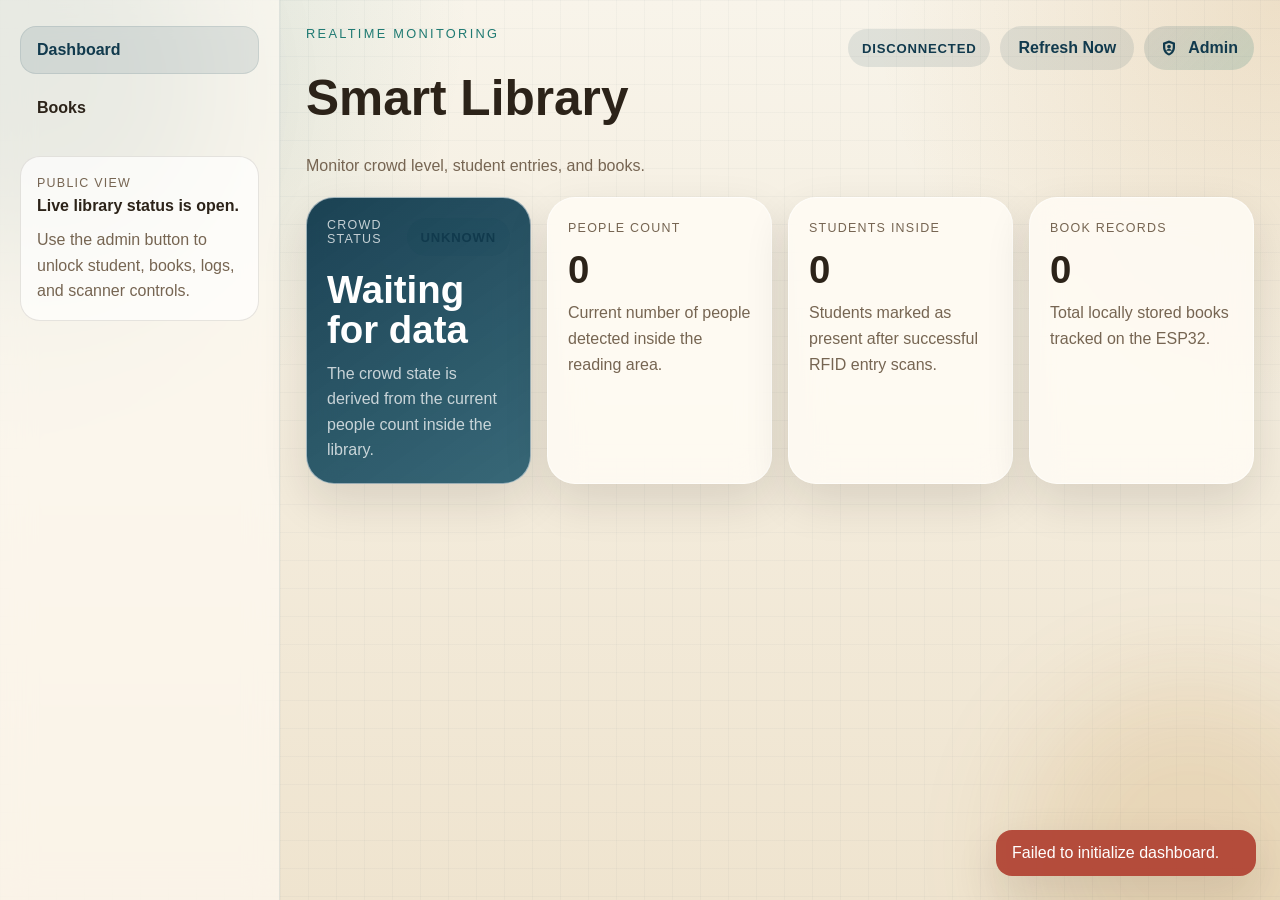
<file: smart_library.html>
<!DOCTYPE html>
<html lang="en">
<head>
  <meta charset="UTF-8">
  <meta name="viewport" content="width=device-width, initial-scale=1.0, maximum-scale=1.0, user-scalable=yes">
  <title>Smart Library Dashboard</title>
  <link rel="stylesheet" href="smart_library.css">
</head>
<body>
  <div class="background-glow background-glow-left"></div>
  <div class="background-glow background-glow-right"></div>

  <div id="appShell" class="shell">
    <aside class="sidebar">
      <div class="brand-block" style="display: none;">
        <p class="eyebrow">Embedded Admin</p>
        <h2>Library Node</h2>
        <p class="brand-copy">ESP32 access point, local server, and local storage in one device.</p>
      </div>
      <nav class="sidebar-nav" aria-label="Primary">
        <button class="nav-link active" data-view="dashboardView" type="button">Dashboard</button>
        <button class="nav-link admin-only" data-view="studentsView" type="button">Students</button>
        <button class="nav-link" data-view="booksView" type="button">Books</button>
        <button class="nav-link admin-only" data-view="logsView" type="button">Logs</button>
        <button class="nav-link admin-only" data-view="actionsView" type="button">Actions</button>
      </nav>

      <div id="publicNotice" class="sidebar-card public-notice">
        <span class="meta-label">Public View</span>
        <strong>Live library status is open.</strong>
        <p class="brand-copy">Use the admin button to unlock student, books, logs, and scanner controls.</p>
      </div>

      <div class="sidebar-footer admin-only">
        <div class="sidebar-card">
          <span class="meta-label">Access Point</span>
          <strong id="apNameLabel">Library-ESP32</strong>
        </div>
        <div class="sidebar-card">
          <span class="meta-label">Local Address</span>
          <strong id="ipAddressLabel">192.168.4.1</strong>
        </div>
      </div>
    </aside>

    <div class="content-shell">
      <header class="topbar">
        <div style="display: flex; align-items: center; gap: 16px;">
          
          <button id="mobileMenuBtn" class="icon-btn mobile-only-btn" type="button" aria-label="Menu">
            <svg viewBox="0 0 24 24" width="24" height="24" fill="currentColor"><path d="M3 4H21V6H3V4ZM3 11H21V13H3V11ZM3 18H21V20H3V18Z"></path></svg>
          </button>
          
          <div>
            <p class="eyebrow">Realtime Monitoring</p>
            <h1>Smart Library</h1>
            <p class="topbar-copy">Monitor crowd level, student entries, and books.</p>
          </div>
        </div>
        
        <div id="sidebarOverlay" class="sidebar-overlay hidden"></div>

        <div class="topbar-actions">
          <span id="connectionBadge" class="status-chip status-neutral">Disconnected</span>
          <button id="refreshButton" class="secondary-button" type="button">Refresh Now</button>
          <button id="adminLoginButton" class="admin-button" type="button" aria-label="Admin login">
            <svg viewBox="0 0 24 24" aria-hidden="true" focusable="false">
              <path d="M12 2 4 5v6c0 5 3.4 9.7 8 11 4.6-1.3 8-6 8-11V5l-8-3Zm0 3.2 5 1.9v3.9c0 3.7-2.2 7.1-5 8.4-2.8-1.3-5-4.7-5-8.4V7.1l5-1.9Zm0 2.3a2.5 2.5 0 1 0 0 5 2.5 2.5 0 0 0 0-5Zm-4 8.3c1.1-1.8 2.6-2.8 4-2.8s2.9 1 4 2.8H8Z"></path>
            </svg>
            <span>Admin</span>
          </button>
          <div id="adminProfile" class="admin-profile hidden" aria-label="Administrator">
            <span class="admin-avatar">👤</span>
            <span class="admin-label">Admin</span>
          </div>
          <button id="logoutButton" class="ghost-button hidden" type="button">Logout</button>
        </div>
      </header>

      <main class="main-content">
        <section id="dashboardView" class="view active">
          <div class="card-grid">
            <article class="info-card crowd-card">
              <div class="card-head">
                <span class="meta-label">Crowd Status</span>
                <span id="crowdBadge" class="status-chip status-neutral">Unknown</span>
              </div>
              <h3 id="crowdValue">Waiting for data</h3>
              <p class="card-copy">The crowd state is derived from the current people count inside the library.</p>
            </article>

            <article class="info-card">
              <span class="meta-label">People Count</span>
              <h3 id="peopleCountValue">0</h3>
              <p class="card-copy">Current number of people detected inside the reading area.</p>
            </article>

            <article class="info-card">
              <span class="meta-label">Students Inside</span>
              <h3 id="studentsInsideValue">0</h3>
              <p class="card-copy">Students marked as present after successful RFID entry scans.</p>
            </article>

            <article class="info-card">
              <span class="meta-label">Book Records</span>
              <h3 id="booksTotalValue">0</h3>
              <p class="card-copy">Total locally stored books tracked on the ESP32.</p>
            </article>
          </div>

          <div class="dashboard-grid">
            <article id="esp32StatusPanel" class="panel admin-only">
              <div class="panel-head">
                <div>
                  <span class="meta-label">System Health</span>
                  <h2>ESP32 Status</h2>
                </div>
                <span id="lastSyncLabel" class="subtle-text">Never synced</span>
              </div>

              <div class="health-grid">
                <div class="health-item">
                  <span class="meta-label">Free Heap</span>
                  <strong id="heapValue">0 B</strong>
                </div>
                <div class="health-item">
                  <span class="meta-label">Storage Used</span>
                  <strong id="storageValue">0%</strong>
                </div>
                <div class="health-item">
                  <span class="meta-label">Server State</span>
                  <strong id="serverStateValue">Idle</strong>
                </div>
                <div class="health-item">
                  <span class="meta-label">Uptime</span>
                  <strong id="uptimeValue">0s</strong>
                </div>
              </div>
            </article>

            <article class="panel admin-only">
              <div class="panel-head">
                <div>
                  <span class="meta-label">Recent Activity</span>
                  <h2>Live Feed</h2>
                </div>
              </div>
              <ul id="activityFeed" class="activity-feed"></ul>
            </article>
          </div>
        </section>

        <section id="studentsView" class="view">
          <article class="panel">
            <div class="panel-head">
              <div>
                <span class="meta-label">RFID Attendance</span>
                <h2>Students</h2>
              </div>
              <span id="studentTableMeta" class="subtle-text">0 records</span>
            </div>

            <div class="table-shell">
              <table>
                <thead>
                  <tr>
                    <th>ID</th>
                    <th>Name</th>
                    <th>Status</th>
                    <th>Entry Time</th>
                    <th>Exit Time</th>
                    <th class="admin-only">Actions</th>
                  </tr>
                </thead>
                <tbody id="studentsTableBody"></tbody>
              </table>
            </div>
          </article>
        </section>

        <!-- Books View – Bookshelf layout -->
        <section id="booksView" class="view">
          <article class="panel bookshelf-panel">
            <div class="panel-head">
              <div>
                <span class="meta-label">Barcode Inventory</span>
                <h2>Books</h2>
              </div>
              <div class="panel-actions">
                <!-- Admin camera trigger -->
                <button id="cameraAddBookBtn" class="camera-trigger admin-only" type="button" title="Add book via camera">
                  <svg viewBox="0 0 24 24" width="20" height="20" fill="currentColor">
                    <path d="M4 4h3l2-2h6l2 2h3a2 2 0 0 1 2 2v12a2 2 0 0 1-2 2H4a2 2 0 0 1-2-2V6a2 2 0 0 1 2-2zm8 3a5 5 0 1 0 0 10 5 5 0 0 0 0-10zm0 2a3 3 0 1 1 0 6 3 3 0 0 1 0-6z"/>
                  </svg>
                  <span>Scan Book</span>
                </button>
                <!-- Public borrow button (visible to non-admin) -->
                <button id="publicBorrowBtn" class="borrow-trigger public-only" type="button">
                  <span>📖 Borrow a Book</span>
                </button>
                <span id="bookShelfMeta" class="subtle-text">0 books</span>
              </div>
            </div>
                        <!-- Bookshelf container (dynamic) -->
            <div id="bookshelfContainer" class="bookshelf-container">
              <!-- Shelves will be rendered here by JavaScript -->
              <div class="empty-state">Loading bookshelf...</div>
            </div>
          </article>
        </section>

        <section id="logsView" class="view">
          <article class="panel">
            <div class="panel-head">
              <div>
                <span class="meta-label">Local Event History</span>
                <h2>Logs</h2>
              </div>
              <span id="logsTableMeta" class="subtle-text">0 events</span>
            </div>

            <div class="table-shell">
              <table>
                <thead>
                  <tr>
                    <th>Time</th>
                    <th>Type</th>
                    <th>Message</th>
                  </tr>
                </thead>
                <tbody id="logsTableBody"></tbody>
              </table>
            </div>
          </article>
        </section>

        <section id="actionsView" class="view">
          <div class="action-grid">
            <article class="panel">
              <div class="panel-head">
                <div>
                  <span class="meta-label">Manual Test Tool</span>
                  <h2>RFID Transaction</h2>
                </div>
              </div>

              <form id="rfidForm" class="action-form" novalidate>
                <label class="field">
                  <span>Student ID</span>
                  <input id="rfidIdInput" name="studentId" type="text" placeholder="Example: STU-1001" required>
                </label>

                <label class="field">
                  <span>Student Name</span>
                  <input id="rfidNameInput" name="studentName" type="text" placeholder="Example: Sara Hassan">
                </label>

                <label class="field">
                  <span>Action</span>
                  <select id="rfidActionInput" name="rfidAction">
                    <option value="toggle">Toggle Entry / Exit</option>
                    <option value="entry">Force Entry</option>
                    <option value="exit">Force Exit</option>
                  </select>
                </label>

                <button id="rfidSubmitButton" type="submit" class="primary-button">Send RFID Scan</button>
                <p class="form-help">Posts JSON to <code>/rfid</code> and refreshes the local tables after success.</p>
              </form>
            </article>

            <article class="panel">
              <div class="panel-head">
                <div>
                  <span class="meta-label">Manual Test Tool</span>
                  <h2>Barcode Transaction</h2>
                </div>
              </div>

              <form id="barcodeForm" class="action-form" novalidate>
                <label class="field">
                  <span>Book Code</span>
                  <input id="barcodeCodeInput" name="bookCode" type="text" placeholder="Example: BK-2001" required>
                </label>

                <label class="field">
                  <span>Book Title</span>
                  <input id="barcodeTitleInput" name="bookTitle" type="text" placeholder="Example: Embedded Systems Basics">
                </label>

                <label class="field">
                  <span>Author</span>
                  <input id="barcodeAuthorInput" name="bookAuthor" type="text" placeholder="Example: A. Naguib">
                </label>

                <label class="field">
                  <span>Action</span>
                  <select id="barcodeActionInput" name="barcodeAction">
                    <option value="lookup">Check Status</option>
                    <option value="add">Add Book</option>
                    <option value="borrow">Borrow Book</option>
                    <option value="return">Return Book</option>
                  </select>
                </label>

                <label class="field">
                  <span>Holder Student ID</span>
                  <input id="barcodeHolderInput" name="holderId" type="text" placeholder="Optional for borrow / return">
                </label>

                <button id="barcodeSubmitButton" type="submit" class="primary-button">Send Barcode Scan</button>
                <p class="form-help">Posts JSON to <code>/barcode</code> for lookup, add, borrow, or return operations.</p>
              </form>
            </article>
          </div>
        </section>
      </main>
    </div>
  </div>

  <!-- Login Modal -->
  <div id="loginModal" class="modal hidden" role="dialog" aria-modal="true" aria-labelledby="loginModalTitle">
    <div class="modal-backdrop" data-close-modal="true"></div>
    <div class="modal-card">
      <button id="closeLoginModalButton" class="modal-close" type="button" aria-label="Close admin login">X</button>

      <div class="login-copy modal-copy">
        <p class="eyebrow">Admin Access</p>
        <h2 id="loginModalTitle">Unlock Dashboard Controls</h2>
        <p class="login-text">
          Public users can view the library status. Admin login unlocks student records, books, logs, and scan actions.
        </p>
        <div class="login-meta">
          <div class="meta-item">
            <span class="meta-label">Default Username</span>
            <strong>admin</strong>
          </div>
          <div class="meta-item">
            <span class="meta-label">Default Password</span>
            <strong>library123</strong>
          </div>
        </div>
      </div>

      <form id="loginForm" class="login-form modal-form" novalidate>
        <label class="field">
          <span>Username</span>
          <input id="usernameInput" name="username" type="text" placeholder="Enter admin username" autocomplete="username" required>
        </label>

        <label class="field">
          <span>Password</span>
          <input id="passwordInput" name="password" type="password" placeholder="Enter password" autocomplete="current-password" required>
        </label>

        <button type="submit" class="primary-button">Unlock Dashboard</button>
        <p id="loginError" class="form-error" aria-live="polite"></p>
      </form>
    </div>
  </div>

  <!-- Book Tooltip (for shelf hover) -->
  <div id="bookTooltip" class="book-tooltip hidden"></div>

  <!-- Book Detail Card (enlarged view) -->
  <div id="bookCard" class="book-card hidden">
    <div class="book-card-inner">
      <button class="book-card-close" id="closeBookCardBtn" type="button">✕</button>
      <div class="book-card-cover" id="bookCardCover">
        <span class="book-card-title" id="bookCardTitle"></span>
      </div>
      <div class="book-card-body">
        <div class="book-card-status" id="bookCardStatus"></div>
        <div class="book-card-author" id="bookCardAuthor"></div>
        <div class="book-card-borrower" id="bookCardBorrower"></div>
      </div>
    </div>
  </div>

  <!-- Camera Capture Modal -->
  <div id="cameraModal" class="modal hidden" role="dialog" aria-modal="true" aria-labelledby="cameraModalTitle">
    <div class="modal-backdrop" data-close-modal="true"></div>
    <div class="modal-card camera-modal-card">
      <button class="modal-close" id="closeCameraModalBtn" type="button">✕</button>
      <div class="camera-modal-content">
        <h3 id="cameraModalTitle">Add New Book</h3>
        
        <div id="step1Barcode">
          <p class="camera-hint">Step 1: Scan the book's barcode (Mandatory)</p>
          <div id="admin-qr-reader" style="width:100%; border-radius: 12px; overflow: hidden; border: 1px solid var(--line);"></div>
        </div>

        <div id="step2Cover" class="hidden">
          <p class="camera-hint" style="color: var(--green); font-weight: bold;">✅ Barcode Scanned! Now, capture the cover.</p>
          <div class="camera-preview">
            <video id="cameraVideo" autoplay playsinline></video>
            <canvas id="cameraCanvas" class="hidden"></canvas>
          </div>
          <div class="camera-controls">
            <button id="capturePhotoBtn" class="primary-button" type="button">Capture Cover</button>
            <button id="retakePhotoBtn" class="secondary-button hidden" type="button">Retake</button>
          </div>
        </div>

        <form id="cameraBookForm" class="action-form hidden" novalidate style="margin-top: 16px;">
          <label class="field">
            <span>Book Code (Auto-filled)</span>
            <input id="cameraBookCode" type="text" readonly required style="background: var(--line); cursor: not-allowed;">
          </label>
          <label class="field">
            <span>Title</span>
            <input id="cameraBookTitle" type="text" placeholder="Example: Embedded Systems" required>
          </label>
          <label class="field">
            <span>Author</span>
            <input id="cameraBookAuthor" type="text" placeholder="Author name">
          </label>
          <input type="hidden" id="cameraImageData">
          <button type="submit" class="primary-button" style="width: 100%;">Save to ESP32 & SD Card</button>
        </form>
      </div>
    </div>
  </div>

  <!-- Edit Student Modal -->
  <div id="editStudentModal" class="modal hidden" role="dialog" aria-modal="true" aria-labelledby="editStudentModalTitle">
    <div class="modal-backdrop" data-close-modal="true"></div>
    <div class="modal-card small-modal">
      <button class="modal-close" id="closeEditStudentModalBtn" type="button">✕</button>
      <h3 id="editStudentModalTitle">Edit Student Name</h3>
      <form id="editStudentForm" class="modal-form" novalidate>
        <input type="hidden" id="editStudentId">
        <label class="field">
          <span>Full Name</span>
          <input id="editStudentName" type="text" placeholder="Student name" required>
        </label>
        <button type="submit" class="primary-button">Save Changes</button>
        <p id="editStudentError" class="form-error"></p>
      </form>
    </div>
  </div>

  <!-- Delete Confirmation Modal -->
  <div id="deleteConfirmModal" class="modal hidden" role="dialog" aria-modal="true">
    <div class="modal-backdrop" data-close-modal="true"></div>
    <div class="modal-card small-modal confirm-modal">
      <h3>Confirm Deletion</h3>
      <p id="deleteConfirmMessage">Are you sure you want to remove this student?</p>
      <div class="modal-actions">
        <button id="confirmDeleteBtn" class="danger-button">Delete</button>
        <button class="secondary-button" data-close-modal="true">Cancel</button>
      </div>
    </div>
  </div>

  <!-- Student Borrow Flow Modal -->
  <div id="borrowFlowModal" class="modal hidden" role="dialog" aria-modal="true" aria-labelledby="borrowFlowTitle">
    <div class="modal-backdrop" data-close-modal="true"></div>
    <div class="modal-card small-modal borrow-modal">
      <button class="modal-close" id="closeBorrowModalBtn" type="button">✕</button>
      <h3 id="borrowFlowTitle">Borrow a Book</h3>
      <div id="borrowStep1" class="borrow-step">
        <p class="step-hint">Step 1: Enter book code or scan barcode</p>
        
        <button id="startScannerBtn" class="secondary-button" type="button" style="width: 100%; margin-bottom: 16px; display: flex; justify-content: center; align-items: center; gap: 8px;">
          <svg width="20" height="20" viewBox="0 0 24 24" fill="none" stroke="currentColor" stroke-width="2" stroke-linecap="round" stroke-linejoin="round">
            <path d="M3 7V5a2 2 0 0 1 2-2h2"></path><path d="M17 3h2a2 2 0 0 1 2 2v2"></path><path d="M21 17v2a2 2 0 0 1-2 2h-2"></path><path d="M7 21H5a2 2 0 0 1-2-2v-2"></path>
            <line x1="7" y1="12" x2="17" y2="12"></line>
          </svg>
          Open Camera to Scan
        </button>

        <div id="qr-reader" class="hidden" style="width:100%; margin-bottom: 16px; border-radius: 12px; overflow: hidden; border: 1px solid var(--line);"></div>
        
        <label class="field">
          <span>Book Code</span>
          <input id="borrowBookCode" type="text" placeholder="Example: BK-01" required>
        </label>
        <div style="display: flex; gap: 8px; margin-top: 12px;">
          <button id="nextToStep2" class="primary-button" type="button" style="flex: 1;">Next: Scan RFID</button>
          <button id="nextToNationalId" class="secondary-button" type="button" style="flex: 1;">Use National ID</button>
        </div>
      </div>
      <div id="borrowStep2" class="borrow-step hidden">
        <p class="step-hint">Step 2: Scan your student RFID card</p>
        <label class="field">
          <span>Student ID</span>
          <input id="borrowStudentId" type="text" placeholder="Scan or enter student ID" required>
        </label>
        <div class="step-actions">
          <button id="backToStep1" class="secondary-button">Back</button>
          <button id="confirmBorrow" class="primary-button">Confirm Borrow</button>
        </div>
      </div>
      <div id="borrowStep3" class="borrow-step hidden">
        <div class="borrow-success">
          <span class="success-icon">✅</span>
          <p class="success-message">Borrow successful!</p>
          <p id="borrowResultDetails" class="result-details"></p>
          <button id="closeBorrowSuccess" class="primary-button">Done</button>
        </div>
      </div>
      <p id="borrowError" class="form-error"></p>
    </div>
  </div>

  <div id="toast" class="toast" role="status" aria-live="polite"></div>

  <script src="/html5-qrcode.min.js"></script>
  <script src="smart_library.js"></script>
</body>
</html>
</file>
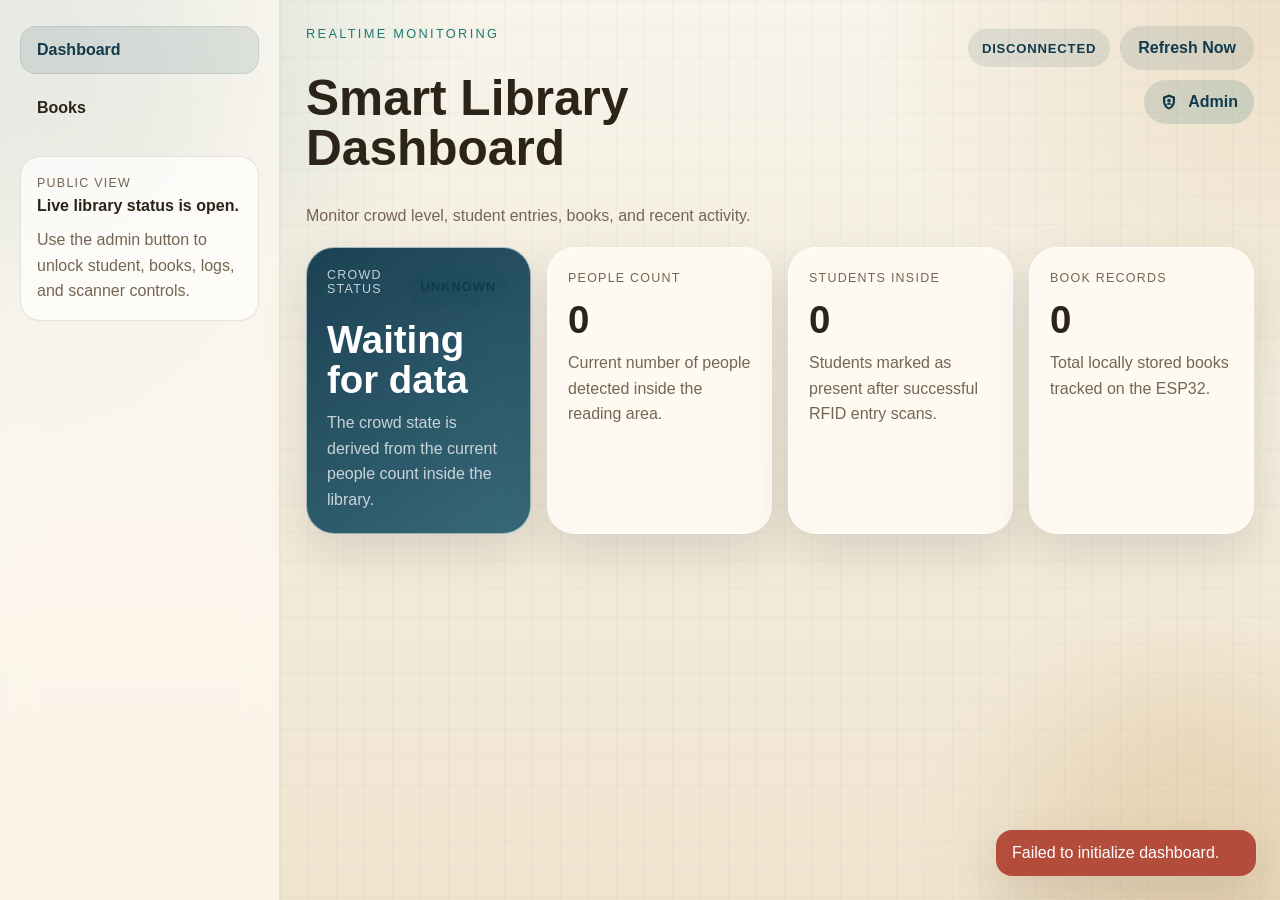
<file: data/smart_library.html>
<!DOCTYPE html>
<html lang="en">
<head>
  <meta charset="UTF-8">
  <meta name="viewport" content="width=device-width, initial-scale=1.0, maximum-scale=1.0, user-scalable=yes">
  <title>Smart Library Dashboard</title>
  <link rel="stylesheet" href="smart_library.css">
</head>
<body>
  <div class="background-glow background-glow-left"></div>
  <div class="background-glow background-glow-right"></div>

  <div id="appShell" class="shell">
    <aside class="sidebar">
      <div class="brand-block" style="display: none;">
        <p class="eyebrow">Embedded Admin</p>
        <h2>Library Node</h2>
        <p class="brand-copy">ESP32 access point, local server, and local storage in one device.</p>
      </div>
      <nav class="sidebar-nav" aria-label="Primary">
        <button class="nav-link active" data-view="dashboardView" type="button">Dashboard</button>
        <button class="nav-link admin-only" data-view="studentsView" type="button">Students</button>
        <button class="nav-link" data-view="booksView" type="button">Books</button>
        <button class="nav-link admin-only" data-view="logsView" type="button">Logs</button>
        <button class="nav-link admin-only" data-view="actionsView" type="button">Actions</button>
      </nav>

      <div id="publicNotice" class="sidebar-card public-notice">
        <span class="meta-label">Public View</span>
        <strong>Live library status is open.</strong>
        <p class="brand-copy">Use the admin button to unlock student, books, logs, and scanner controls.</p>
      </div>

      <div class="sidebar-footer admin-only">
        <div class="sidebar-card">
          <span class="meta-label">Access Point</span>
          <strong id="apNameLabel">Library-ESP32</strong>
        </div>
        <div class="sidebar-card">
          <span class="meta-label">Local Address</span>
          <strong id="ipAddressLabel">192.168.4.1</strong>
        </div>
      </div>
    </aside>

    <div class="content-shell">
      <header class="topbar">
        <div>
          <p class="eyebrow">Realtime Monitoring</p>
          <h1>Smart Library Dashboard</h1>
          <p class="topbar-copy">Monitor crowd level, student entries, books, and recent activity.</p>
        </div>

        <div class="topbar-actions">
          <span id="connectionBadge" class="status-chip status-neutral">Disconnected</span>
          <button id="refreshButton" class="secondary-button" type="button">Refresh Now</button>
          <button id="adminLoginButton" class="admin-button" type="button" aria-label="Admin login">
            <svg viewBox="0 0 24 24" aria-hidden="true" focusable="false">
              <path d="M12 2 4 5v6c0 5 3.4 9.7 8 11 4.6-1.3 8-6 8-11V5l-8-3Zm0 3.2 5 1.9v3.9c0 3.7-2.2 7.1-5 8.4-2.8-1.3-5-4.7-5-8.4V7.1l5-1.9Zm0 2.3a2.5 2.5 0 1 0 0 5 2.5 2.5 0 0 0 0-5Zm-4 8.3c1.1-1.8 2.6-2.8 4-2.8s2.9 1 4 2.8H8Z"></path>
            </svg>
            <span>Admin</span>
          </button>
          <div id="adminProfile" class="admin-profile hidden" aria-label="Administrator">
            <span class="admin-avatar">👤</span>
            <span class="admin-label">Admin</span>
          </div>
          <button id="logoutButton" class="ghost-button hidden" type="button">Logout</button>
        </div>
      </header>

      <main class="main-content">
        <section id="dashboardView" class="view active">
          <div class="card-grid">
            <article class="info-card crowd-card">
              <div class="card-head">
                <span class="meta-label">Crowd Status</span>
                <span id="crowdBadge" class="status-chip status-neutral">Unknown</span>
              </div>
              <h3 id="crowdValue">Waiting for data</h3>
              <p class="card-copy">The crowd state is derived from the current people count inside the library.</p>
            </article>

            <article class="info-card">
              <span class="meta-label">People Count</span>
              <h3 id="peopleCountValue">0</h3>
              <p class="card-copy">Current number of people detected inside the reading area.</p>
            </article>

            <article class="info-card">
              <span class="meta-label">Students Inside</span>
              <h3 id="studentsInsideValue">0</h3>
              <p class="card-copy">Students marked as present after successful RFID entry scans.</p>
            </article>

            <article class="info-card">
              <span class="meta-label">Book Records</span>
              <h3 id="booksTotalValue">0</h3>
              <p class="card-copy">Total locally stored books tracked on the ESP32.</p>
            </article>
          </div>

          <div class="dashboard-grid">
            <article id="esp32StatusPanel" class="panel admin-only">
              <div class="panel-head">
                <div>
                  <span class="meta-label">System Health</span>
                  <h2>ESP32 Status</h2>
                </div>
                <span id="lastSyncLabel" class="subtle-text">Never synced</span>
              </div>

              <div class="health-grid">
                <div class="health-item">
                  <span class="meta-label">Free Heap</span>
                  <strong id="heapValue">0 B</strong>
                </div>
                <div class="health-item">
                  <span class="meta-label">Storage Used</span>
                  <strong id="storageValue">0%</strong>
                </div>
                <div class="health-item">
                  <span class="meta-label">Server State</span>
                  <strong id="serverStateValue">Idle</strong>
                </div>
                <div class="health-item">
                  <span class="meta-label">Uptime</span>
                  <strong id="uptimeValue">0s</strong>
                </div>
              </div>
            </article>

            <article class="panel admin-only">
              <div class="panel-head">
                <div>
                  <span class="meta-label">Recent Activity</span>
                  <h2>Live Feed</h2>
                </div>
              </div>
              <ul id="activityFeed" class="activity-feed"></ul>
            </article>
          </div>
        </section>

        <section id="studentsView" class="view">
          <article class="panel">
            <div class="panel-head">
              <div>
                <span class="meta-label">RFID Attendance</span>
                <h2>Students</h2>
              </div>
              <span id="studentTableMeta" class="subtle-text">0 records</span>
            </div>

            <div class="table-shell">
              <table>
                <thead>
                  <tr>
                    <th>ID</th>
                    <th>Name</th>
                    <th>Status</th>
                    <th>Entry Time</th>
                    <th>Exit Time</th>
                    <th class="admin-only">Actions</th>
                  </tr>
                </thead>
                <tbody id="studentsTableBody"></tbody>
              </table>
            </div>
          </article>
        </section>

        <!-- Books View – Bookshelf layout -->
        <section id="booksView" class="view">
          <article class="panel bookshelf-panel">
            <div class="panel-head">
              <div>
                <span class="meta-label">Barcode Inventory</span>
                <h2>Books</h2>
              </div>
              <div class="panel-actions">
                <!-- Admin camera trigger -->
                <button id="cameraAddBookBtn" class="camera-trigger admin-only" type="button" title="Add book via camera">
                  <svg viewBox="0 0 24 24" width="20" height="20" fill="currentColor">
                    <path d="M4 4h3l2-2h6l2 2h3a2 2 0 0 1 2 2v12a2 2 0 0 1-2 2H4a2 2 0 0 1-2-2V6a2 2 0 0 1 2-2zm8 3a5 5 0 1 0 0 10 5 5 0 0 0 0-10zm0 2a3 3 0 1 1 0 6 3 3 0 0 1 0-6z"/>
                  </svg>
                  <span>Scan Book</span>
                </button>
                <!-- Public borrow button (visible to non-admin) -->
                <button id="publicBorrowBtn" class="borrow-trigger public-only" type="button">
                  <span>📖 Borrow a Book</span>
                </button>
                <span id="bookShelfMeta" class="subtle-text">0 books</span>
              </div>
            </div>
                        <!-- Bookshelf container (dynamic) -->
            <div id="bookshelfContainer" class="bookshelf-container">
              <!-- Shelves will be rendered here by JavaScript -->
              <div class="empty-state">Loading bookshelf...</div>
            </div>
          </article>
        </section>

        <section id="logsView" class="view">
          <article class="panel">
            <div class="panel-head">
              <div>
                <span class="meta-label">Local Event History</span>
                <h2>Logs</h2>
              </div>
              <span id="logsTableMeta" class="subtle-text">0 events</span>
            </div>

            <div class="table-shell">
              <table>
                <thead>
                  <tr>
                    <th>Time</th>
                    <th>Type</th>
                    <th>Message</th>
                  </tr>
                </thead>
                <tbody id="logsTableBody"></tbody>
              </table>
            </div>
          </article>
        </section>

        <section id="actionsView" class="view">
          <div class="action-grid">
            <article class="panel">
              <div class="panel-head">
                <div>
                  <span class="meta-label">Manual Test Tool</span>
                  <h2>RFID Transaction</h2>
                </div>
              </div>

              <form id="rfidForm" class="action-form" novalidate>
                <label class="field">
                  <span>Student ID</span>
                  <input id="rfidIdInput" name="studentId" type="text" placeholder="Example: STU-1001" required>
                </label>

                <label class="field">
                  <span>Student Name</span>
                  <input id="rfidNameInput" name="studentName" type="text" placeholder="Example: Sara Hassan">
                </label>

                <label class="field">
                  <span>Action</span>
                  <select id="rfidActionInput" name="rfidAction">
                    <option value="toggle">Toggle Entry / Exit</option>
                    <option value="entry">Force Entry</option>
                    <option value="exit">Force Exit</option>
                  </select>
                </label>

                <button id="rfidSubmitButton" type="submit" class="primary-button">Send RFID Scan</button>
                <p class="form-help">Posts JSON to <code>/rfid</code> and refreshes the local tables after success.</p>
              </form>
            </article>

            <article class="panel">
              <div class="panel-head">
                <div>
                  <span class="meta-label">Manual Test Tool</span>
                  <h2>Barcode Transaction</h2>
                </div>
              </div>

              <form id="barcodeForm" class="action-form" novalidate>
                <label class="field">
                  <span>Book Code</span>
                  <input id="barcodeCodeInput" name="bookCode" type="text" placeholder="Example: BK-2001" required>
                </label>

                <label class="field">
                  <span>Book Title</span>
                  <input id="barcodeTitleInput" name="bookTitle" type="text" placeholder="Example: Embedded Systems Basics">
                </label>

                <label class="field">
                  <span>Author</span>
                  <input id="barcodeAuthorInput" name="bookAuthor" type="text" placeholder="Example: A. Naguib">
                </label>

                <label class="field">
                  <span>Action</span>
                  <select id="barcodeActionInput" name="barcodeAction">
                    <option value="lookup">Check Status</option>
                    <option value="add">Add Book</option>
                    <option value="borrow">Borrow Book</option>
                    <option value="return">Return Book</option>
                  </select>
                </label>

                <label class="field">
                  <span>Holder Student ID</span>
                  <input id="barcodeHolderInput" name="holderId" type="text" placeholder="Optional for borrow / return">
                </label>

                <button id="barcodeSubmitButton" type="submit" class="primary-button">Send Barcode Scan</button>
                <p class="form-help">Posts JSON to <code>/barcode</code> for lookup, add, borrow, or return operations.</p>
              </form>
            </article>
          </div>
        </section>
      </main>
    </div>
  </div>

  <!-- Login Modal -->
  <div id="loginModal" class="modal hidden" role="dialog" aria-modal="true" aria-labelledby="loginModalTitle">
    <div class="modal-backdrop" data-close-modal="true"></div>
    <div class="modal-card">
      <button id="closeLoginModalButton" class="modal-close" type="button" aria-label="Close admin login">X</button>

      <div class="login-copy modal-copy">
        <p class="eyebrow">Admin Access</p>
        <h2 id="loginModalTitle">Unlock Dashboard Controls</h2>
        <p class="login-text">
          Public users can view the library status. Admin login unlocks student records, books, logs, and scan actions.
        </p>
        <div class="login-meta">
          <div class="meta-item">
            <span class="meta-label">Default Username</span>
            <strong>admin</strong>
          </div>
          <div class="meta-item">
            <span class="meta-label">Default Password</span>
            <strong>library123</strong>
          </div>
        </div>
      </div>

      <form id="loginForm" class="login-form modal-form" novalidate>
        <label class="field">
          <span>Username</span>
          <input id="usernameInput" name="username" type="text" placeholder="Enter admin username" autocomplete="username" required>
        </label>

        <label class="field">
          <span>Password</span>
          <input id="passwordInput" name="password" type="password" placeholder="Enter password" autocomplete="current-password" required>
        </label>

        <button type="submit" class="primary-button">Unlock Dashboard</button>
        <p id="loginError" class="form-error" aria-live="polite"></p>
      </form>
    </div>
  </div>

  <!-- Book Tooltip (for shelf hover) -->
  <div id="bookTooltip" class="book-tooltip hidden"></div>

  <!-- Book Detail Card (enlarged view) -->
  <div id="bookCard" class="book-card hidden">
    <div class="book-card-inner">
      <button class="book-card-close" id="closeBookCardBtn" type="button">✕</button>
      <div class="book-card-cover" id="bookCardCover">
        <span class="book-card-title" id="bookCardTitle"></span>
      </div>
      <div class="book-card-body">
        <div class="book-card-status" id="bookCardStatus"></div>
        <div class="book-card-author" id="bookCardAuthor"></div>
        <div class="book-card-borrower" id="bookCardBorrower"></div>
      </div>
    </div>
  </div>

  <!-- Camera Capture Modal -->
  <div id="cameraModal" class="modal hidden" role="dialog" aria-modal="true" aria-labelledby="cameraModalTitle">
    <div class="modal-backdrop" data-close-modal="true"></div>
    <div class="modal-card camera-modal-card">
      <button class="modal-close" id="closeCameraModalBtn" type="button">✕</button>
      <div class="camera-modal-content">
        <h3 id="cameraModalTitle">Add New Book</h3>
        
        <div id="step1Barcode">
          <p class="camera-hint">Step 1: Scan the book's barcode (Mandatory)</p>
          <div id="admin-qr-reader" style="width:100%; border-radius: 12px; overflow: hidden; border: 1px solid var(--line);"></div>
        </div>

        <div id="step2Cover" class="hidden">
          <p class="camera-hint" style="color: var(--green); font-weight: bold;">✅ Barcode Scanned! Now, capture the cover.</p>
          <div class="camera-preview">
            <video id="cameraVideo" autoplay playsinline></video>
            <canvas id="cameraCanvas" class="hidden"></canvas>
          </div>
          <div class="camera-controls">
            <button id="capturePhotoBtn" class="primary-button" type="button">Capture Cover</button>
            <button id="retakePhotoBtn" class="secondary-button hidden" type="button">Retake</button>
          </div>
        </div>

        <form id="cameraBookForm" class="action-form hidden" novalidate style="margin-top: 16px;">
          <label class="field">
            <span>Book Code (Auto-filled)</span>
            <input id="cameraBookCode" type="text" readonly required style="background: var(--line); cursor: not-allowed;">
          </label>
          <label class="field">
            <span>Title</span>
            <input id="cameraBookTitle" type="text" placeholder="Example: Embedded Systems" required>
          </label>
          <label class="field">
            <span>Author</span>
            <input id="cameraBookAuthor" type="text" placeholder="Author name">
          </label>
          <input type="hidden" id="cameraImageData">
          <button type="submit" class="primary-button" style="width: 100%;">Save to ESP32 & SD Card</button>
        </form>
      </div>
    </div>
  </div>

  <!-- Edit Student Modal -->
  <div id="editStudentModal" class="modal hidden" role="dialog" aria-modal="true" aria-labelledby="editStudentModalTitle">
    <div class="modal-backdrop" data-close-modal="true"></div>
    <div class="modal-card small-modal">
      <button class="modal-close" id="closeEditStudentModalBtn" type="button">✕</button>
      <h3 id="editStudentModalTitle">Edit Student Name</h3>
      <form id="editStudentForm" class="modal-form" novalidate>
        <input type="hidden" id="editStudentId">
        <label class="field">
          <span>Full Name</span>
          <input id="editStudentName" type="text" placeholder="Student name" required>
        </label>
        <button type="submit" class="primary-button">Save Changes</button>
        <p id="editStudentError" class="form-error"></p>
      </form>
    </div>
  </div>

  <!-- Delete Confirmation Modal -->
  <div id="deleteConfirmModal" class="modal hidden" role="dialog" aria-modal="true">
    <div class="modal-backdrop" data-close-modal="true"></div>
    <div class="modal-card small-modal confirm-modal">
      <h3>Confirm Deletion</h3>
      <p id="deleteConfirmMessage">Are you sure you want to remove this student?</p>
      <div class="modal-actions">
        <button id="confirmDeleteBtn" class="danger-button">Delete</button>
        <button class="secondary-button" data-close-modal="true">Cancel</button>
      </div>
    </div>
  </div>

  <!-- Student Borrow Flow Modal -->
  <div id="borrowFlowModal" class="modal hidden" role="dialog" aria-modal="true" aria-labelledby="borrowFlowTitle">
    <div class="modal-backdrop" data-close-modal="true"></div>
    <div class="modal-card small-modal borrow-modal">
      <button class="modal-close" id="closeBorrowModalBtn" type="button">✕</button>
      <h3 id="borrowFlowTitle">Borrow a Book</h3>
      <div id="borrowStep1" class="borrow-step">
        <p class="step-hint">Step 1: Enter book code or scan barcode</p>
        
        <button id="startScannerBtn" class="secondary-button" type="button" style="width: 100%; margin-bottom: 16px; display: flex; justify-content: center; align-items: center; gap: 8px;">
          <svg width="20" height="20" viewBox="0 0 24 24" fill="none" stroke="currentColor" stroke-width="2" stroke-linecap="round" stroke-linejoin="round">
            <path d="M3 7V5a2 2 0 0 1 2-2h2"></path><path d="M17 3h2a2 2 0 0 1 2 2v2"></path><path d="M21 17v2a2 2 0 0 1-2 2h-2"></path><path d="M7 21H5a2 2 0 0 1-2-2v-2"></path>
            <line x1="7" y1="12" x2="17" y2="12"></line>
          </svg>
          Open Camera to Scan
        </button>

        <div id="qr-reader" class="hidden" style="width:100%; margin-bottom: 16px; border-radius: 12px; overflow: hidden; border: 1px solid var(--line);"></div>
        
        <label class="field">
          <span>Book Code</span>
          <input id="borrowBookCode" type="text" placeholder="Example: BK-01" required>
        </label>
        <div style="display: flex; gap: 8px; margin-top: 12px;">
          <button id="nextToStep2" class="primary-button" type="button" style="flex: 1;">Next: Scan RFID</button>
          <button id="nextToNationalId" class="secondary-button" type="button" style="flex: 1;">Use National ID</button>
        </div>
      </div>
      <div id="borrowStep2" class="borrow-step hidden">
        <p class="step-hint">Step 2: Scan your student RFID card</p>
        <label class="field">
          <span>Student ID</span>
          <input id="borrowStudentId" type="text" placeholder="Scan or enter student ID" required>
        </label>
        <div class="step-actions">
          <button id="backToStep1" class="secondary-button">Back</button>
          <button id="confirmBorrow" class="primary-button">Confirm Borrow</button>
        </div>
      </div>
      <div id="borrowStep3" class="borrow-step hidden">
        <div class="borrow-success">
          <span class="success-icon">✅</span>
          <p class="success-message">Borrow successful!</p>
          <p id="borrowResultDetails" class="result-details"></p>
          <button id="closeBorrowSuccess" class="primary-button">Done</button>
        </div>
      </div>
      <p id="borrowError" class="form-error"></p>
    </div>
  </div>

  <div id="toast" class="toast" role="status" aria-live="polite"></div>

  <script src="/html5-qrcode.min.js"></script>
  <script src="smart_library.js"></script>
</body>
</html>
</file>
<file: smart_library.css>
:root { /*Color*/
  --bg: #f4efe4;
  --bg-deep: #e7dcc7;
  --surface: rgba(255, 252, 245, 0.86);
  --surface-strong: #fffdf8;
  --line: rgba(58, 45, 31, 0.12);
  --text: #2c2319;
  --muted: #766552;
  --navy: #113a4d;
  --teal: #1f7a72;
  --amber: #b67416;
  --red: #b14334;
  --green: #2d6f4a;
  --shadow: 0 18px 45px rgba(32, 25, 17, 0.12);
  --radius-xl: 28px;
  --radius-lg: 20px;
  --radius-md: 14px;
  --radius-sm: 10px;
  --sidebar-width: 280px;
  --font-ui: "Trebuchet MS", "Segoe UI", sans-serif;
  --font-heading: Georgia, "Times New Roman", serif;
}

*,
*::before,
*::after {
  box-sizing: border-box;
}

html {
  scroll-behavior: smooth;
}

body {
  margin: 0;
  min-height: 100vh;
  font-family: var(--font-ui);
  color: var(--text);
  background:
    radial-gradient(circle at top left, rgba(31, 122, 114, 0.18), transparent 30%),
    radial-gradient(circle at top right, rgba(182, 116, 22, 0.16), transparent 26%),
    linear-gradient(180deg, #f8f4ea 0%, #efe4cf 100%);
  overflow-x: hidden;
}

body.modal-open {
  overflow: hidden;
  overflow-y: auto;
}

img,
svg,
canvas {
  max-width: 100%;
}

body::before {
  content: "";
  position: fixed;
  inset: 0;
  background-image:
    linear-gradient(rgba(17, 58, 77, 0.028) 1px, transparent 1px),
    linear-gradient(90deg, rgba(17, 58, 77, 0.028) 1px, transparent 1px);
  background-size: 28px 28px;
  pointer-events: none;
  z-index: 0;
}

button,
input,
select {
  font: inherit;
}

button {
  cursor: pointer;
  /* Improve touch targets */
  min-height: 44px;
  min-width: 44px;
}

.background-glow {
  position: fixed;
  width: 340px;
  height: 340px;
  border-radius: 999px;
  filter: blur(56px);
  opacity: 0.36;
  pointer-events: none;
  z-index: 0;
}

.background-glow-left {
  top: -80px;
  left: -120px;
  background: rgba(17, 58, 77, 0.42);
}

.background-glow-right {
  right: -80px;
  bottom: -120px;
  background: rgba(182, 116, 22, 0.38);
}

.hidden {
  display: none !important;
}

/* Conditional visibility classes */
body:not(.authenticated) .admin-only {
  display: none;
}

body.authenticated .public-only {
  display: none;
}

body:not(.authenticated) .dashboard-grid {
  grid-template-columns: 1fr;
}

body.authenticated .public-notice {
  display: none;
}

.eyebrow {
  margin: 0 0 8px;
  font-size: 0.8rem;
  letter-spacing: 0.18em;
  text-transform: uppercase;
  color: var(--teal);
}

.meta-label {
  font-size: 0.78rem;
  letter-spacing: 0.1em;
  text-transform: uppercase;
  color: var(--muted);
}

.subtle-text {
  color: var(--muted);
  font-size: 0.92rem;
}

/* ===== Layout ===== */
.shell {
  position: relative;
  z-index: 1;
  display: grid;
  grid-template-columns: var(--sidebar-width) 1fr;
  min-height: 100vh;
}

.sidebar {
  display: flex;
  flex-direction: column;
  gap: 24px;
  padding: 26px 20px;
  border-right: 1px solid rgba(17, 58, 77, 0.1);
  background: rgba(255, 251, 243, 0.68);
  backdrop-filter: blur(16px);
}

.brand-block {
  padding: 18px;
  border-radius: var(--radius-xl);
  background: linear-gradient(180deg, rgba(255, 255, 255, 0.84), rgba(246, 239, 226, 0.92));
  border: 1px solid var(--line);
}

.brand-copy {
  margin: 12px 0 0;
  color: var(--muted);
  line-height: 1.6;
}

.sidebar-nav {
  display: grid;
  gap: 10px;
}

.nav-link {
  display: flex;
  align-items: center;
  justify-content: flex-start;
  padding: 14px 16px;
  border: 1px solid transparent;
  border-radius: 16px;
  background: transparent;
  color: var(--text);
  font-weight: 700;
  transition: background 0.2s ease, border-color 0.2s ease;
}

.nav-link.active {
  background: rgba(17, 58, 77, 0.1);
  border-color: rgba(17, 58, 77, 0.1);
  color: var(--navy);
}

.sidebar-footer {
  display: grid;
  gap: 12px;
  margin-top: auto;
}

.sidebar-card {
  padding: 16px;
  border-radius: var(--radius-lg);
  background: rgba(255, 255, 255, 0.7);
  border: 1px solid var(--line);
}

.sidebar-card strong {
  display: block;
  margin-top: 6px;
}

.public-notice p {
  margin-bottom: 0;
}

.content-shell {
  padding: 26px;
  min-width: 0;
}

.topbar {
  display: flex;
  align-items: flex-start;
  justify-content: space-between;
  gap: 18px;
  margin-bottom: 22px;
}

.topbar h1 {
  font-size: clamp(2rem, 4vw, 3.1rem);
  line-height: 1;
}

.topbar-copy {
  margin: 10px 0 0;
  color: var(--muted);
}

.topbar-actions {
  display: flex;
  flex-wrap: wrap;
  gap: 10px;
  align-items: center;
  justify-content: flex-end;
}

.main-content {
  display: grid;
  gap: 18px;
  min-width: 0;
}

.view {
  display: none;
}

.view.active {
  display: block;
  animation: fadeUp 0.35s ease;
}

@keyframes fadeUp {
  from { opacity: 0; transform: translateY(10px); }
  to { opacity: 1; transform: translateY(0); }
}

.card-grid {
  display: grid;
  grid-template-columns: repeat(auto-fit, minmax(220px, 1fr));
  gap: 16px;
  margin-bottom: 18px;
}

.info-card,
.panel {
  border-radius: var(--radius-xl);
  background: var(--surface);
  border: 1px solid rgba(255, 255, 255, 0.55);
  box-shadow: var(--shadow);
  backdrop-filter: blur(16px);
}

.info-card {
  padding: 20px;
}

.card-head,
.panel-head {
  display: flex;
  align-items: flex-start;
  justify-content: space-between;
  gap: 12px;
}

.info-card h3 {
  margin: 14px 0 10px;
  font-size: clamp(1.5rem, 3vw, 2.5rem);
  line-height: 1.05;
}

.card-copy {
  margin: 0;
  color: var(--muted);
  line-height: 1.6;
}

.crowd-card {
  background: linear-gradient(145deg, rgba(17, 58, 77, 0.96), rgba(30, 86, 106, 0.88));
  color: #fff;
}

.crowd-card .meta-label,
.crowd-card .card-copy {
  color: rgba(255, 255, 255, 0.74);
}

.dashboard-grid,
.action-grid {
  display: grid;
  grid-template-columns: 1.1fr 0.9fr;
  gap: 18px;
}

.panel {
  padding: 22px;
}

.health-grid {
  display: grid;
  grid-template-columns: repeat(auto-fit, minmax(160px, 1fr));
  gap: 14px;
  margin-top: 20px;
}

.health-item {
  padding: 16px;
  border-radius: 18px;
  background: rgba(255, 255, 255, 0.62);
  border: 1px solid var(--line);
}

.health-item strong {
  display: block;
  margin-top: 10px;
  font-size: 1.18rem;
}

.activity-feed {
  list-style: none;
  margin: 18px 0 0;
  padding: 0;
  display: grid;
  gap: 12px;
}

.activity-feed li {
  padding: 14px 16px;
  border-radius: 18px;
  background: rgba(255, 255, 255, 0.62);
  border: 1px solid var(--line);
}

.activity-title {
  display: flex;
  align-items: center;
  justify-content: space-between;
  gap: 10px;
  margin-bottom: 8px;
  font-weight: 700;
}

.activity-message {
  margin: 0;
  color: var(--muted);
  line-height: 1.55;
}

.table-shell {
  overflow: auto;
  margin-top: 18px;
  border-radius: 18px;
  border: 1px solid var(--line);
  background: rgba(255, 255, 255, 0.6);
  min-width: 0;
}

table {
  width: 100%;
  border-collapse: collapse;
  min-width: 720px;
}

thead th {
  position: sticky;
  top: 0;
  background: rgba(244, 239, 228, 0.92);
  color: var(--navy);
  z-index: 1;
}

th,
td {
  padding: 14px 16px;
  border-bottom: 1px solid var(--line);
  text-align: left;
  vertical-align: top;
}

tbody tr:hover {
  background: rgba(17, 58, 77, 0.03);
}

.pill {
  display: inline-flex;
  align-items: center;
  justify-content: center;
  min-width: 96px;
  padding: 8px 12px;
  border-radius: 999px;
  font-size: 0.82rem;
  font-weight: 700;
  text-transform: uppercase;
  letter-spacing: 0.06em;
}

.status-chip {
  display: inline-flex;
  align-items: center;
  justify-content: center;
  min-height: 38px;
  padding: 8px 14px;
  border-radius: 999px;
  font-size: 0.82rem;
  font-weight: 700;
  letter-spacing: 0.06em;
  text-transform: uppercase;
}

.status-empty { background: rgba(45, 111, 74, 0.14); color: var(--green); }
.status-moderate { background: rgba(182, 116, 22, 0.14); color: var(--amber); }
.status-crowded { background: rgba(177, 67, 52, 0.14); color: var(--red); }
.status-inside, .status-available, .status-success { background: rgba(45, 111, 74, 0.14); color: var(--green); }
.status-outside, .status-borrowed, .status-warning { background: rgba(182, 116, 22, 0.14); color: var(--amber); }
.status-error, .status-overdue { background: rgba(177, 67, 52, 0.14); color: var(--red); }
.status-neutral { background: rgba(17, 58, 77, 0.1); color: var(--navy); }

.empty-state {
  padding: 24px;
  color: var(--muted);
  text-align: center;
}

/* ===== Admin Profile ===== */
.admin-profile {
  display: flex;
  align-items: center;
  gap: 8px;
  padding: 6px 14px 6px 10px;
  border-radius: 999px;
  background: rgba(17, 58, 77, 0.08);
  border: 1px solid var(--line);
}

.admin-avatar {
  font-size: 1.4rem;
  line-height: 1;
}

.admin-label {
  font-weight: 700;
  font-size: 0.9rem;
  color: var(--navy);
}

/* ===== Student Actions ===== */
.student-actions {
  display: flex;
  gap: 8px;
}

.icon-btn {
  background: none;
  border: 1px solid var(--line);
  border-radius: 8px;
  width: 32px;
  height: 32px;
  display: inline-flex;
  align-items: center;
  justify-content: center;
  color: var(--muted);
  transition: all 0.2s;
  padding: 0;
}

.icon-btn:hover {
  background: var(--surface-strong);
  border-color: var(--navy);
  color: var(--navy);
  transform: translateY(-1px);
}

.icon-btn.danger:hover {
  border-color: var(--red);
  color: var(--red);
}

/* ===== Bookshelf ===== */
.bookshelf-panel .panel-actions {
  display: flex;
  align-items: center;
  gap: 16px;
  flex-wrap: wrap;
}

.camera-trigger,
.borrow-trigger {
  display: flex;
  align-items: center;
  gap: 8px;
  padding: 8px 16px;
  border-radius: 999px;
  background: linear-gradient(135deg, var(--navy), #1c596d);
  color: #fff;
  border: none;
  font-weight: 600;
  transition: all 0.2s;
  min-height: 44px;
}

.borrow-trigger {
  background: linear-gradient(135deg, var(--teal), #2a9d8f);
}

.camera-trigger:hover,
.borrow-trigger:hover {
  transform: translateY(-2px);
  box-shadow: 0 8px 20px rgba(17, 58, 77, 0.3);
}

.bookshelf-container {
  margin-top: 20px;
}

.shelf-row {
  margin-bottom: 32px;
}

.shelf-label {
  font-family: var(--font-ui);
  font-size: 0.75rem;
  letter-spacing: 0.1em;
  text-transform: uppercase;
  color: var(--muted);
  margin-bottom: 8px;
  padding-left: 4px;
}

.shelf-scene {
  perspective: 900px;
  perspective-origin: 50% 120%;
}

.shelf-books {
  display: flex;
  gap: 6px;
  flex-wrap: nowrap;
  /* إضافة السطر التالي لتوسيط الكتب في الرف */
  justify-content: center;
  overflow-x: auto;
  padding: 1.2rem 1.2rem 0.4rem;
  background: rgba(0, 0, 0, 0.05);
  border-radius: 8px 8px 0 0;
  border: 1px solid var(--line);
  border-bottom: none;
  transform: rotateX(8deg);
  transform-origin: bottom center;
  transform-style: preserve-3d;
  scrollbar-width: none;
  min-height: 140px;
}

.shelf-books::-webkit-scrollbar {
  display: none;
}

.shelf-plank {
  height: 14px;
  background: linear-gradient(180deg, #a07040 0%, #7a5020 60%, #4a3010 100%);
  border-radius: 0 0 6px 6px;
  border: 1px solid rgba(0, 0, 0, 0.3);
  border-top: 2px solid #c8a070;
  box-shadow: 0 6px 12px rgba(0, 0, 0, 0.2);
}

/* Book spine */
.book {
  width: 46px;
  min-width: 46px;
  height: 120px;
  border-radius: 2px 6px 6px 2px;
  cursor: pointer;
  transition: transform 0.25s cubic-bezier(0.4, 0, 0.2, 1), box-shadow 0.25s;
  position: relative;
  display: flex;
  align-items: center;
  justify-content: center;
  border-left: 4px solid rgba(255, 255, 255, 0.15);
  flex-shrink: 0;
  box-shadow: 2px 4px 8px rgba(0, 0, 0, 0.2);
}

.book:hover {
  transform: translateY(-12px) scale(1.04);
  box-shadow: 0 12px 24px rgba(0, 0, 0, 0.3);
  z-index: 2;
}

.book.grabbed {
  transform: translateY(-36px) scale(1.2) rotate(-3deg) !important;
  box-shadow: 0 24px 48px rgba(0, 0, 0, 0.4), 0 0 0 3px var(--accent, var(--teal));
  z-index: 10;
  cursor: grabbing;
}

/* ... الأكواد السابقة الخاصة بـ .book ... */

.book.borrowed {
  opacity: 0.5;
  filter: grayscale(0.8);
  cursor: not-allowed;
  border: 2px dashed var(--red); /* إطار أحمر متقطع للفت الانتباه */
}

/* إضافة ملصق كلمة "مستعار" فوق الكتاب */
.borrowed-label {
  position: absolute;
  top: 50%;
  left: 50%;
  transform: translate(-50%, -50%) rotate(-90deg); /* تدوير النص ليتناسب مع الكتاب الرأسي */
  background: var(--red);
  color: white;
  padding: 4px 8px;
  font-size: 0.65rem;
  font-weight: bold;
  border-radius: 4px;
  pointer-events: none; /* لكي لا يعيق الضغط على الكتاب */
  text-transform: uppercase;
  letter-spacing: 0.1em;
  box-shadow: 0 2px 4px rgba(0,0,0,0.4);
}

/* ... باقي أكواد CSS مثل .book-spine ... */

.book-spine {
  writing-mode: vertical-lr;
  text-orientation: mixed;
  transform: rotate(180deg);
  font-size: 0.55rem;
  font-weight: 600;
  color: rgba(255, 255, 255, 0.95);
  line-height: 1.3;
  padding: 4px 0;
  max-height: 100px;
  overflow: hidden;
  text-overflow: ellipsis;
  white-space: nowrap;
  letter-spacing: 0.02em;
  pointer-events: none;
  text-shadow: 0 1px 2px rgba(0, 0, 0, 0.3);
}

/* ===== Book Tooltip ===== */
.book-tooltip {
  position: fixed;
  background: var(--surface-strong);
  border: 1px solid var(--line);
  border-radius: 12px;
  padding: 14px 18px;
  min-width: 200px;
  max-width: 280px;
  z-index: 200;
  pointer-events: none;
  box-shadow: var(--shadow);
  backdrop-filter: blur(8px);
}

.book-tooltip.show {
  display: block;
}

.tt-title {
  font-family: var(--font-heading);
  font-size: 1rem;
  font-weight: 700;
  margin-bottom: 6px;
  line-height: 1.3;
}

.tt-status {
  font-size: 0.8rem;
  display: flex;
  align-items: center;
  gap: 6px;
  font-weight: 600;
}

.tt-status.available { color: var(--green); }
.tt-status.borrowed { color: var(--amber); }

.tt-borrower {
  font-size: 0.8rem;
  color: var(--muted);
  margin-top: 6px;
}

/* ===== Book Card (enlarged) ===== */
.book-card {
  position: fixed;
  z-index: 300;
  pointer-events: none;
  animation: bookPop 0.25s ease-out;
}

.book-card.show {
  pointer-events: auto;
}

@keyframes bookPop {
  from { opacity: 0; transform: scale(0.7) rotate(-4deg); }
  to { opacity: 1; transform: scale(1) rotate(0deg); }
}

.book-card-inner {
  width: 180px;
  background: var(--surface-strong);
  border: 1px solid var(--line);
  border-radius: 14px;
  overflow: hidden;
  box-shadow: var(--shadow);
  backdrop-filter: blur(12px);
}

.book-card-cover {
  height: 200px;
  display: flex;
  align-items: center;
  justify-content: center;
  padding: 1rem;
  position: relative;
  background-size: cover;
}

.book-card-title {
  font-family: var(--font-heading);
  font-size: 0.9rem;
  font-weight: 700;
  text-align: center;
  color: #fff;
  text-shadow: 0 2px 6px rgba(0, 0, 0, 0.5);
  line-height: 1.3;
}

.book-card-close {
  position: absolute;
  top: 8px;
  right: 8px;
  width: 26px;
  height: 26px;
  border-radius: 50%;
  background: rgba(0, 0, 0, 0.5);
  border: none;
  color: #fff;
  font-size: 0.9rem;
  cursor: pointer;
  display: flex;
  align-items: center;
  justify-content: center;
}

.book-card-body {
  padding: 14px 16px;
  border-top: 1px solid var(--line);
}

.book-card-status {
  font-weight: 700;
  font-size: 0.8rem;
  display: flex;
  align-items: center;
  gap: 6px;
  margin-bottom: 4px;
}

.book-card-status.available { color: var(--green); }
.book-card-status.borrowed { color: var(--amber); }

.book-card-author,
.book-card-borrower {
  font-size: 0.8rem;
  color: var(--muted);
  margin-top: 4px;
}

/* ===== Modals ===== */
.modal {
  position: fixed;
  inset: 0;
  z-index: 5;
  display: grid;
  place-items: center;
  padding: 24px;
  overflow-y: auto;
}

.modal-backdrop {
  position: absolute;
  inset: 0;
  background: rgba(22, 18, 13, 0.46);
  backdrop-filter: blur(8px);
}

.modal-card {
  position: relative;
  z-index: 1;
  width: min(920px, 100%);
  display: grid;
  grid-template-columns: 1.05fr 0.95fr;
  gap: 18px;
  padding: 24px;
  border-radius: 30px;
  border: 1px solid rgba(255, 255, 255, 0.55);
  background: rgba(255, 252, 245, 0.95);
  box-shadow: var(--shadow);
}

.small-modal {
  max-width: 420px;
  display: block;
  padding: 28px;
}

.confirm-modal {
  text-align: center;
}

.modal-actions {
  display: flex;
  gap: 12px;
  justify-content: center;
  margin-top: 24px;
}

.danger-button {
  background: var(--red);
  color: #fff;
  border: none;
  border-radius: 999px;
  padding: 12px 24px;
  font-weight: 700;
  transition: all 0.2s;
  min-height: 44px;
}

.danger-button:hover {
  background: #9a3024;
  transform: translateY(-1px);
  box-shadow: 0 8px 16px rgba(177, 67, 52, 0.3);
}

/* ===== Borrow Flow Modal ===== */
.borrow-modal {
  max-width: 400px;
}

.borrow-step {
  margin-top: 16px;
}

.step-hint {
  color: var(--muted);
  margin-bottom: 16px;
  font-size: 0.95rem;
}

.step-actions {
  display: flex;
  gap: 12px;
  margin-top: 20px;
}

.borrow-success {
  text-align: center;
  padding: 20px 0;
}

.success-icon {
  font-size: 3rem;
  display: block;
  margin-bottom: 16px;
}

.success-message {
  font-size: 1.3rem;
  font-weight: 700;
  color: var(--green);
  margin-bottom: 8px;
}

.result-details {
  color: var(--muted);
  margin-bottom: 24px;
}

/* ===== Camera Modal ===== */
.camera-modal-card {
  max-width: 500px;
  padding: 20px;
  max-height: 90vh;
  overflow-y: auto;
}

.camera-modal-content h3 {
  margin-top: 0;
  margin-bottom: 6px;
  font-family: var(--font-heading);
}

.camera-hint {
  color: var(--muted);
  margin-bottom: 16px;
}

.camera-preview {
  background: #000;
  border-radius: 12px;
  overflow: hidden;
  margin-bottom: 16px;
  min-height: 240px;
  display: flex;
  align-items: center;
  justify-content: center;
}

.camera-preview video,
.camera-preview canvas {
  width: 100%;
  height: auto;
  display: block;
}

.camera-controls {
  display: flex;
  gap: 12px;
  margin-bottom: 20px;
}

/* ===== Form elements ===== */
.field {
  display: flex;
  flex-direction: column;
  gap: 8px;
}

.field span {
  font-weight: 700;
  color: var(--navy);
}

.field input,
.field select {
  width: 100%;
  padding: 14px 16px;
  border: 1px solid rgba(17, 58, 77, 0.16);
  border-radius: var(--radius-sm);
  background: rgba(255, 255, 255, 0.88);
  color: var(--text);
  transition: border-color 0.2s ease, box-shadow 0.2s ease, transform 0.2s ease;
  min-height: 44px;
}

.field input:focus,
.field select:focus {
  outline: none;
  border-color: rgba(31, 122, 114, 0.8);
  box-shadow: 0 0 0 4px rgba(31, 122, 114, 0.12);
  transform: translateY(-1px);
}

.primary-button,
.secondary-button,
.ghost-button {
  border: none;
  border-radius: 999px;
  padding: 13px 18px;
  font-weight: 700;
  transition: transform 0.2s ease, opacity 0.2s ease, box-shadow 0.2s ease, background 0.2s ease;
  min-height: 44px;
}

.primary-button:hover,
.secondary-button:hover,
.ghost-button:hover,
.nav-link:hover {
  transform: translateY(-1px);
}

.primary-button:disabled,
.secondary-button:disabled,
.ghost-button:disabled {
  opacity: 0.7;
  cursor: not-allowed;
}

.primary-button {
  background: linear-gradient(135deg, var(--navy), #1c596d);
  color: #fff;
  box-shadow: 0 12px 20px rgba(17, 58, 77, 0.18);
}

.secondary-button {
  background: rgba(17, 58, 77, 0.1);
  color: var(--navy);
}

.admin-button {
  display: inline-flex;
  align-items: center;
  justify-content: center;
  gap: 10px;
  border: none;
  border-radius: 999px;
  padding: 11px 16px;
  background: linear-gradient(135deg, rgba(17, 58, 77, 0.12), rgba(31, 122, 114, 0.18));
  color: var(--navy);
  font-weight: 700;
  min-height: 44px;
}

.admin-button svg {
  width: 18px;
  height: 18px;
  fill: currentColor;
}

.ghost-button {
  background: rgba(182, 116, 22, 0.12);
  color: var(--amber);
}

.form-error {
  min-height: 1.2rem;
  margin: 0;
  color: var(--red);
  font-size: 0.92rem;
}

.login-form {
  display: flex;
  flex-direction: column;
  justify-content: center;
  gap: 16px;
  border-radius: 26px;
  background: rgba(255, 255, 255, 0.62);
  border: 1px solid var(--line);
  padding: 18px;
}

.modal-close {
  position: absolute;
  top: 14px;
  right: 14px;
  width: 40px;
  height: 40px;
  border: none;
  border-radius: 999px;
  background: rgba(17, 58, 77, 0.08);
  color: var(--navy);
  font-weight: 700;
}

/* ===== Toast ===== */
.toast {
  position: fixed;
  right: 24px;
  bottom: 24px;
  min-width: 260px;
  max-width: 360px;
  padding: 14px 16px;
  border-radius: 16px;
  background: rgba(17, 58, 77, 0.92);
  color: #fff;
  box-shadow: var(--shadow);
  opacity: 0;
  transform: translateY(12px);
  pointer-events: none;
  transition: opacity 0.25s ease, transform 0.25s ease;
  z-index: 3;
}

.toast.show {
  opacity: 1;
  transform: translateY(0);
}

.toast.error {
  background: rgba(177, 67, 52, 0.94);
}

code {
  padding: 2px 6px;
  border-radius: 6px;
  background: rgba(17, 58, 77, 0.08);
  color: var(--navy);
}

/* ===== Responsive ===== */
@media (max-width: 1080px) {
  .shell {
    grid-template-columns: 1fr;
  }

  .sidebar {
    position: sticky;
    top: 0;
    z-index: 2;
    border-right: none;
    border-bottom: 1px solid rgba(17, 58, 77, 0.1);
  }

  .sidebar-nav {
    grid-template-columns: repeat(auto-fit, minmax(130px, 1fr));
  }

  .dashboard-grid,
  .action-grid,
  .login-card,
  .modal-card {
    grid-template-columns: 1fr;
  }
}

@media (max-width: 760px) {
  .content-shell,
  .sidebar,
  .login-panel {
    padding: 18px;
  }

  .sidebar {
    position: static;
  }

  .topbar {
    flex-direction: column;
  }

  .topbar-actions {
    justify-content: flex-start;
  }

  .login-copy h1,
  .topbar h1 {
    line-height: 1.04;
  }

  .login-meta {
    grid-template-columns: 1fr;
  }

  .login-card {
    padding: 18px;
    gap: 14px;
  }

  .login-copy,
  .login-form {
    padding: 8px;
  }

  .sidebar {
    gap: 14px;
  }

  .brand-copy {
    font-size: 0.95rem;
  }

  .sidebar-footer {
    grid-template-columns: repeat(2, minmax(0, 1fr));
  }

  .nav-link {
    justify-content: center;
    min-height: 46px;
    padding: 12px 14px;
  }

  .card-grid,
  .dashboard-grid,
  .action-grid {
    grid-template-columns: 1fr;
  }

  .topbar-actions {
    width: 100%;
  }

  .topbar-actions .status-chip,
  .topbar-actions .admin-button,
  .topbar-actions .secondary-button,
  .topbar-actions .ghost-button {
    flex: 1 1 calc(50% - 8px);
    justify-content: center;
  }

  .health-grid {
    grid-template-columns: repeat(2, minmax(0, 1fr));
  }

  .activity-title {
    flex-direction: column;
    align-items: flex-start;
  }

  .action-form .primary-button,
  .login-form .primary-button {
    width: 100%;
  }

  .table-shell {
    overflow: visible;
    border: none;
    background: transparent;
    margin-top: 14px;
  }

  table,
  thead,
  tbody,
  tr,
  th,
  td {
    display: block;
    width: 100%;
  }

  table {
    min-width: 0;
  }

  thead {
    position: absolute;
    width: 1px;
    height: 1px;
    padding: 0;
    margin: -1px;
    overflow: hidden;
    clip: rect(0, 0, 0, 0);
    white-space: nowrap;
    border: 0;
  }

  tbody {
    display: grid;
    gap: 12px;
  }

  tbody tr {
    display: grid;
    gap: 12px;
    padding: 16px;
    border-radius: 18px;
    border: 1px solid var(--line);
    background: rgba(255, 255, 255, 0.72);
    box-shadow: 0 10px 24px rgba(32, 25, 17, 0.08);
  }

  tbody tr:hover {
    background: rgba(255, 255, 255, 0.82);
  }

  td {
    display: flex;
    align-items: flex-start;
    justify-content: space-between;
    gap: 12px;
    padding: 0;
    border-bottom: none;
    font-size: 0.95rem;
  }

  td::before {
    content: attr(data-label);
    flex: 0 0 42%;
    max-width: 42%;
    font-size: 0.74rem;
    letter-spacing: 0.08em;
    text-transform: uppercase;
    color: var(--muted);
    font-weight: 700;
  }

  td .pill {
    margin-left: auto;
  }

  td.empty-state {
    display: block;
    text-align: center;
    padding: 8px 0;
  }

  td.empty-state::before {
    content: none;
  }

  .panel,
  .info-card,
  .brand-block,
  .login-form,
  .meta-item,
  .modal-card {
    border-radius: 22px;
  }

  /* Bookshelf responsive */
  .shelf-books {
    padding: 0.8rem 0.8rem 0.2rem;
    transform: rotateX(6deg);
  }

  .book {
    width: 38px;
    min-width: 38px;
    height: 100px;
  }

  .book-spine {
    font-size: 0.45rem;
  }

  .panel-actions {
    flex-direction: column;
    align-items: flex-start;
  }

  .camera-trigger,
  .borrow-trigger {
    width: 100%;
    justify-content: center;
  }
}

@media (max-width: 420px) {
  .content-shell,
  .sidebar,
  .login-panel {
    padding: 14px;
  }

  .topbar-actions {
    display: grid;
    grid-template-columns: 1fr;
  }

  .modal {
    padding: 14px;
  }

  .modal-card {
    padding: 18px;
  }

  .sidebar-footer {
    grid-template-columns: 1fr;
  }

  .health-grid {
    grid-template-columns: 1fr;
  }

  tbody tr {
    padding: 14px;
  }

  td {
    flex-direction: column;
    gap: 6px;
  }

  td::before {
    max-width: none;
  }

  td .pill {
    margin-left: 0;
  }

  .book {
    width: 34px;
    min-width: 34px;
    height: 90px;
  }

  .book-card-inner {
    width: 150px;
  }

  .book-card-cover {
    height: 160px;
  }
}

/* إخفاء الزر على الكمبيوتر كوضع افتراضي */
.mobile-only-btn {
  display: none !important;
}

/* طبقة التظليل خلف القائمة (مخفية افتراضياً) */
.sidebar-overlay {
  position: fixed;
  inset: 0;
  background: rgba(0, 0, 0, 0.4);
  backdrop-filter: blur(4px);
  z-index: 999;
  display: none;
  opacity: 0;
  transition: opacity 0.3s ease;
}

.sidebar-overlay.show {
  display: block;
  opacity: 1;
}

/* إعدادات شاشة الموبايل فقط */
@media (max-width: 760px) {


  /* إظهار زر الهامبرغر وتجميله */
  .mobile-only-btn {
    display: inline-flex !important;
    align-items: center;
    justify-content: center;
    width: 48px; 
    height: 48px;
    border-radius: 14px;
    background: linear-gradient(135deg, #ffffff, rgba(255, 252, 245, 0.8));
    border: 1px solid rgba(17, 58, 77, 0.15);
    color: var(--navy);
    flex-shrink: 0;
    box-shadow: 0 4px 10px rgba(17, 58, 77, 0.08);
    transition: all 0.3s cubic-bezier(0.4, 0, 0.2, 1);
    
    /* لكي يظهر فوق القائمة دائماً */
    position: relative; 
    z-index: 1001; 
  }

  /* إعادة اللون الأزرق الجميل عند اللمس أو وقوف الماوس */
  .mobile-only-btn:hover,
  .mobile-only-btn:active {
    background: var(--navy);
    color: #ffffff;
    transform: scale(0.95); /* انكماش ناعم بدلاً من الارتفاع */
    box-shadow: 0 4px 12px rgba(17, 58, 77, 0.2);
  }
  /* تحويل القائمة الجانبية لتصبح منزلقة */
  .sidebar {
    position: fixed !important;
    top: 0;
    left: 0;
    bottom: 0;
    width: 280px;
    z-index: 1000;
    transform: translateX(-100%); /* إخفائها خارج الشاشة يساراً */
    transition: transform 0.3s cubic-bezier(0.4, 0, 0.2, 1);
    box-shadow: none;
    background: rgba(244, 239, 228, 0.95); /* لون خلفية صلب للموبايل */
  }

  /* الكلاس الذي سيضيفه الجافاسكريبت لفتح القائمة */
  .sidebar.open {
    transform: translateX(0);
    box-shadow: 4px 0 24px rgba(0,0,0,0.15);
  }
}
</file>
<file: data/smart_library.css>
:root { /*Color This my new branch*/
  --bg: #f4efe4;
  --bg-deep: #e7dcc7;
  --surface: rgba(255, 252, 245, 0.86);
  --surface-strong: #fffdf8;
  --line: rgba(58, 45, 31, 0.12);
  --text: #2c2319;
  --muted: #766552;
  --navy: #113a4d;
  --teal: #1f7a72;
  --amber: #b67416;
  --red: #b14334;
  --green: #2d6f4a;
  --shadow: 0 18px 45px rgba(32, 25, 17, 0.12);
  --radius-xl: 28px;
  --radius-lg: 20px;
  --radius-md: 14px;
  --radius-sm: 10px;
  --sidebar-width: 280px;
  --font-ui: "Trebuchet MS", "Segoe UI", sans-serif;
  --font-heading: Georgia, "Times New Roman", serif;
}

*,
*::before,
*::after {
  box-sizing: border-box;
}

html {
  scroll-behavior: smooth;
}

body {
  margin: 0;
  min-height: 100vh;
  font-family: var(--font-ui);
  color: var(--text);
  background:
    radial-gradient(circle at top left, rgba(31, 122, 114, 0.18), transparent 30%),
    radial-gradient(circle at top right, rgba(182, 116, 22, 0.16), transparent 26%),
    linear-gradient(180deg, #f8f4ea 0%, #efe4cf 100%);
  overflow-x: hidden;
}

body.modal-open {
  overflow: hidden;
  overflow-y: auto;
}

img,
svg,
canvas {
  max-width: 100%;
}

body::before {
  content: "";
  position: fixed;
  inset: 0;
  background-image:
    linear-gradient(rgba(17, 58, 77, 0.028) 1px, transparent 1px),
    linear-gradient(90deg, rgba(17, 58, 77, 0.028) 1px, transparent 1px);
  background-size: 28px 28px;
  pointer-events: none;
  z-index: 0;
}

button,
input,
select {
  font: inherit;
}

button {
  cursor: pointer;
  /* Improve touch targets */
  min-height: 44px;
  min-width: 44px;
}

.background-glow {
  position: fixed;
  width: 340px;
  height: 340px;
  border-radius: 999px;
  filter: blur(56px);
  opacity: 0.36;
  pointer-events: none;
  z-index: 0;
}

.background-glow-left {
  top: -80px;
  left: -120px;
  background: rgba(17, 58, 77, 0.42);
}

.background-glow-right {
  right: -80px;
  bottom: -120px;
  background: rgba(182, 116, 22, 0.38);
}

.hidden {
  display: none !important;
}

/* Conditional visibility classes */
body:not(.authenticated) .admin-only {
  display: none;
}

body.authenticated .public-only {
  display: none;
}

body:not(.authenticated) .dashboard-grid {
  grid-template-columns: 1fr;
}

body.authenticated .public-notice {
  display: none;
}

.eyebrow {
  margin: 0 0 8px;
  font-size: 0.8rem;
  letter-spacing: 0.18em;
  text-transform: uppercase;
  color: var(--teal);
}

.meta-label {
  font-size: 0.78rem;
  letter-spacing: 0.1em;
  text-transform: uppercase;
  color: var(--muted);
}

.subtle-text {
  color: var(--muted);
  font-size: 0.92rem;
}

/* ===== Layout ===== */
.shell {
  position: relative;
  z-index: 1;
  display: grid;
  grid-template-columns: var(--sidebar-width) 1fr;
  min-height: 100vh;
}

.sidebar {
  display: flex;
  flex-direction: column;
  gap: 24px;
  padding: 26px 20px;
  border-right: 1px solid rgba(17, 58, 77, 0.1);
  background: rgba(255, 251, 243, 0.68);
  backdrop-filter: blur(16px);
}

.brand-block {
  padding: 18px;
  border-radius: var(--radius-xl);
  background: linear-gradient(180deg, rgba(255, 255, 255, 0.84), rgba(246, 239, 226, 0.92));
  border: 1px solid var(--line);
}

.brand-copy {
  margin: 12px 0 0;
  color: var(--muted);
  line-height: 1.6;
}

.sidebar-nav {
  display: grid;
  gap: 10px;
}

.nav-link {
  display: flex;
  align-items: center;
  justify-content: flex-start;
  padding: 14px 16px;
  border: 1px solid transparent;
  border-radius: 16px;
  background: transparent;
  color: var(--text);
  font-weight: 700;
  transition: background 0.2s ease, border-color 0.2s ease;
}

.nav-link.active {
  background: rgba(17, 58, 77, 0.1);
  border-color: rgba(17, 58, 77, 0.1);
  color: var(--navy);
}

.sidebar-footer {
  display: grid;
  gap: 12px;
  margin-top: auto;
}

.sidebar-card {
  padding: 16px;
  border-radius: var(--radius-lg);
  background: rgba(255, 255, 255, 0.7);
  border: 1px solid var(--line);
}

.sidebar-card strong {
  display: block;
  margin-top: 6px;
}

.public-notice p {
  margin-bottom: 0;
}

.content-shell {
  padding: 26px;
  min-width: 0;
}

.topbar {
  display: flex;
  align-items: flex-start;
  justify-content: space-between;
  gap: 18px;
  margin-bottom: 22px;
}

.topbar h1 {
  font-size: clamp(2rem, 4vw, 3.1rem);
  line-height: 1;
}

.topbar-copy {
  margin: 10px 0 0;
  color: var(--muted);
}

.topbar-actions {
  display: flex;
  flex-wrap: wrap;
  gap: 10px;
  align-items: center;
  justify-content: flex-end;
}

.main-content {
  display: grid;
  gap: 18px;
  min-width: 0;
}

.view {
  display: none;
}

.view.active {
  display: block;
  animation: fadeUp 0.35s ease;
}

@keyframes fadeUp {
  from { opacity: 0; transform: translateY(10px); }
  to { opacity: 1; transform: translateY(0); }
}

.card-grid {
  display: grid;
  grid-template-columns: repeat(auto-fit, minmax(220px, 1fr));
  gap: 16px;
  margin-bottom: 18px;
}

.info-card,
.panel {
  border-radius: var(--radius-xl);
  background: var(--surface);
  border: 1px solid rgba(255, 255, 255, 0.55);
  box-shadow: var(--shadow);
  backdrop-filter: blur(16px);
}

.info-card {
  padding: 20px;
}

.card-head,
.panel-head {
  display: flex;
  align-items: flex-start;
  justify-content: space-between;
  gap: 12px;
}

.info-card h3 {
  margin: 14px 0 10px;
  font-size: clamp(1.5rem, 3vw, 2.5rem);
  line-height: 1.05;
}

.card-copy {
  margin: 0;
  color: var(--muted);
  line-height: 1.6;
}

.crowd-card {
  background: linear-gradient(145deg, rgba(17, 58, 77, 0.96), rgba(30, 86, 106, 0.88));
  color: #fff;
}

.crowd-card .meta-label,
.crowd-card .card-copy {
  color: rgba(255, 255, 255, 0.74);
}

.dashboard-grid,
.action-grid {
  display: grid;
  grid-template-columns: 1.1fr 0.9fr;
  gap: 18px;
}

.panel {
  padding: 22px;
}

.health-grid {
  display: grid;
  grid-template-columns: repeat(auto-fit, minmax(160px, 1fr));
  gap: 14px;
  margin-top: 20px;
}

.health-item {
  padding: 16px;
  border-radius: 18px;
  background: rgba(255, 255, 255, 0.62);
  border: 1px solid var(--line);
}

.health-item strong {
  display: block;
  margin-top: 10px;
  font-size: 1.18rem;
}

.activity-feed {
  list-style: none;
  margin: 18px 0 0;
  padding: 0;
  display: grid;
  gap: 12px;
}

.activity-feed li {
  padding: 14px 16px;
  border-radius: 18px;
  background: rgba(255, 255, 255, 0.62);
  border: 1px solid var(--line);
}

.activity-title {
  display: flex;
  align-items: center;
  justify-content: space-between;
  gap: 10px;
  margin-bottom: 8px;
  font-weight: 700;
}

.activity-message {
  margin: 0;
  color: var(--muted);
  line-height: 1.55;
}

.table-shell {
  overflow: auto;
  margin-top: 18px;
  border-radius: 18px;
  border: 1px solid var(--line);
  background: rgba(255, 255, 255, 0.6);
  min-width: 0;
}

table {
  width: 100%;
  border-collapse: collapse;
  min-width: 720px;
}

thead th {
  position: sticky;
  top: 0;
  background: rgba(244, 239, 228, 0.92);
  color: var(--navy);
  z-index: 1;
}

th,
td {
  padding: 14px 16px;
  border-bottom: 1px solid var(--line);
  text-align: left;
  vertical-align: top;
}

tbody tr:hover {
  background: rgba(17, 58, 77, 0.03);
}

.pill {
  display: inline-flex;
  align-items: center;
  justify-content: center;
  min-width: 96px;
  padding: 8px 12px;
  border-radius: 999px;
  font-size: 0.82rem;
  font-weight: 700;
  text-transform: uppercase;
  letter-spacing: 0.06em;
}

.status-chip {
  display: inline-flex;
  align-items: center;
  justify-content: center;
  min-height: 38px;
  padding: 8px 14px;
  border-radius: 999px;
  font-size: 0.82rem;
  font-weight: 700;
  letter-spacing: 0.06em;
  text-transform: uppercase;
}

.status-empty { background: rgba(45, 111, 74, 0.14); color: var(--green); }
.status-moderate { background: rgba(182, 116, 22, 0.14); color: var(--amber); }
.status-crowded { background: rgba(177, 67, 52, 0.14); color: var(--red); }
.status-inside, .status-available, .status-success { background: rgba(45, 111, 74, 0.14); color: var(--green); }
.status-outside, .status-borrowed, .status-warning { background: rgba(182, 116, 22, 0.14); color: var(--amber); }
.status-error, .status-overdue { background: rgba(177, 67, 52, 0.14); color: var(--red); }
.status-neutral { background: rgba(17, 58, 77, 0.1); color: var(--navy); }

.empty-state {
  padding: 24px;
  color: var(--muted);
  text-align: center;
}

/* ===== Admin Profile ===== */
.admin-profile {
  display: flex;
  align-items: center;
  gap: 8px;
  padding: 6px 14px 6px 10px;
  border-radius: 999px;
  background: rgba(17, 58, 77, 0.08);
  border: 1px solid var(--line);
}

.admin-avatar {
  font-size: 1.4rem;
  line-height: 1;
}

.admin-label {
  font-weight: 700;
  font-size: 0.9rem;
  color: var(--navy);
}

/* ===== Student Actions ===== */
.student-actions {
  display: flex;
  gap: 8px;
}

.icon-btn {
  background: none;
  border: 1px solid var(--line);
  border-radius: 8px;
  width: 32px;
  height: 32px;
  display: inline-flex;
  align-items: center;
  justify-content: center;
  color: var(--muted);
  transition: all 0.2s;
  padding: 0;
}

.icon-btn:hover {
  background: var(--surface-strong);
  border-color: var(--navy);
  color: var(--navy);
  transform: translateY(-1px);
}

.icon-btn.danger:hover {
  border-color: var(--red);
  color: var(--red);
}

/* ===== Bookshelf ===== */
.bookshelf-panel .panel-actions {
  display: flex;
  align-items: center;
  gap: 16px;
  flex-wrap: wrap;
}

.camera-trigger,
.borrow-trigger {
  display: flex;
  align-items: center;
  gap: 8px;
  padding: 8px 16px;
  border-radius: 999px;
  background: linear-gradient(135deg, var(--navy), #1c596d);
  color: #fff;
  border: none;
  font-weight: 600;
  transition: all 0.2s;
  min-height: 44px;
}

.borrow-trigger {
  background: linear-gradient(135deg, var(--teal), #2a9d8f);
}

.camera-trigger:hover,
.borrow-trigger:hover {
  transform: translateY(-2px);
  box-shadow: 0 8px 20px rgba(17, 58, 77, 0.3);
}

.bookshelf-container {
  margin-top: 20px;
}

.shelf-row {
  margin-bottom: 32px;
}

.shelf-label {
  font-family: var(--font-ui);
  font-size: 0.75rem;
  letter-spacing: 0.1em;
  text-transform: uppercase;
  color: var(--muted);
  margin-bottom: 8px;
  padding-left: 4px;
}

.shelf-scene {
  perspective: 900px;
  perspective-origin: 50% 120%;
}

.shelf-books {
  display: flex;
  gap: 6px;
  flex-wrap: nowrap;
  /* إضافة السطر التالي لتوسيط الكتب في الرف */
  justify-content: center;
  overflow-x: auto;
  padding: 1.2rem 1.2rem 0.4rem;
  background: rgba(0, 0, 0, 0.05);
  border-radius: 8px 8px 0 0;
  border: 1px solid var(--line);
  border-bottom: none;
  transform: rotateX(8deg);
  transform-origin: bottom center;
  transform-style: preserve-3d;
  scrollbar-width: none;
  min-height: 140px;
}

.shelf-books::-webkit-scrollbar {
  display: none;
}

.shelf-plank {
  height: 14px;
  background: linear-gradient(180deg, #a07040 0%, #7a5020 60%, #4a3010 100%);
  border-radius: 0 0 6px 6px;
  border: 1px solid rgba(0, 0, 0, 0.3);
  border-top: 2px solid #c8a070;
  box-shadow: 0 6px 12px rgba(0, 0, 0, 0.2);
}

/* Book spine */
.book {
  width: 46px;
  min-width: 46px;
  height: 120px;
  border-radius: 2px 6px 6px 2px;
  cursor: pointer;
  transition: transform 0.25s cubic-bezier(0.4, 0, 0.2, 1), box-shadow 0.25s;
  position: relative;
  display: flex;
  align-items: center;
  justify-content: center;
  border-left: 4px solid rgba(255, 255, 255, 0.15);
  flex-shrink: 0;
  box-shadow: 2px 4px 8px rgba(0, 0, 0, 0.2);
}

.book:hover {
  transform: translateY(-12px) scale(1.04);
  box-shadow: 0 12px 24px rgba(0, 0, 0, 0.3);
  z-index: 2;
}

.book.grabbed {
  transform: translateY(-36px) scale(1.2) rotate(-3deg) !important;
  box-shadow: 0 24px 48px rgba(0, 0, 0, 0.4), 0 0 0 3px var(--accent, var(--teal));
  z-index: 10;
  cursor: grabbing;
}

/* ... الأكواد السابقة الخاصة بـ .book ... */

.book.borrowed {
  opacity: 0.5;
  filter: grayscale(0.8);
  cursor: not-allowed;
  border: 2px dashed var(--red); /* إطار أحمر متقطع للفت الانتباه */
}

/* إضافة ملصق كلمة "مستعار" فوق الكتاب */
.borrowed-label {
  position: absolute;
  top: 50%;
  left: 50%;
  transform: translate(-50%, -50%) rotate(-90deg); /* تدوير النص ليتناسب مع الكتاب الرأسي */
  background: var(--red);
  color: white;
  padding: 4px 8px;
  font-size: 0.65rem;
  font-weight: bold;
  border-radius: 4px;
  pointer-events: none; /* لكي لا يعيق الضغط على الكتاب */
  text-transform: uppercase;
  letter-spacing: 0.1em;
  box-shadow: 0 2px 4px rgba(0,0,0,0.4);
}

/* ... باقي أكواد CSS مثل .book-spine ... */

.book-spine {
  writing-mode: vertical-lr;
  text-orientation: mixed;
  transform: rotate(180deg);
  font-size: 0.55rem;
  font-weight: 600;
  color: rgba(255, 255, 255, 0.95);
  line-height: 1.3;
  padding: 4px 0;
  max-height: 100px;
  overflow: hidden;
  text-overflow: ellipsis;
  white-space: nowrap;
  letter-spacing: 0.02em;
  pointer-events: none;
  text-shadow: 0 1px 2px rgba(0, 0, 0, 0.3);
}

/* ===== Book Tooltip ===== */
.book-tooltip {
  position: fixed;
  background: var(--surface-strong);
  border: 1px solid var(--line);
  border-radius: 12px;
  padding: 14px 18px;
  min-width: 200px;
  max-width: 280px;
  z-index: 200;
  pointer-events: none;
  box-shadow: var(--shadow);
  backdrop-filter: blur(8px);
}

.book-tooltip.show {
  display: block;
}

.tt-title {
  font-family: var(--font-heading);
  font-size: 1rem;
  font-weight: 700;
  margin-bottom: 6px;
  line-height: 1.3;
}

.tt-status {
  font-size: 0.8rem;
  display: flex;
  align-items: center;
  gap: 6px;
  font-weight: 600;
}

.tt-status.available { color: var(--green); }
.tt-status.borrowed { color: var(--amber); }

.tt-borrower {
  font-size: 0.8rem;
  color: var(--muted);
  margin-top: 6px;
}

/* ===== Book Card (enlarged) ===== */
.book-card {
  position: fixed;
  z-index: 300;
  pointer-events: none;
  animation: bookPop 0.25s ease-out;
}

.book-card.show {
  pointer-events: auto;
}

@keyframes bookPop {
  from { opacity: 0; transform: scale(0.7) rotate(-4deg); }
  to { opacity: 1; transform: scale(1) rotate(0deg); }
}

.book-card-inner {
  width: 180px;
  background: var(--surface-strong);
  border: 1px solid var(--line);
  border-radius: 14px;
  overflow: hidden;
  box-shadow: var(--shadow);
  backdrop-filter: blur(12px);
}

.book-card-cover {
  height: 200px;
  display: flex;
  align-items: center;
  justify-content: center;
  padding: 1rem;
  position: relative;
  background-size: cover;
}

.book-card-title {
  font-family: var(--font-heading);
  font-size: 0.9rem;
  font-weight: 700;
  text-align: center;
  color: #fff;
  text-shadow: 0 2px 6px rgba(0, 0, 0, 0.5);
  line-height: 1.3;
}

.book-card-close {
  position: absolute;
  top: 8px;
  right: 8px;
  width: 26px;
  height: 26px;
  border-radius: 50%;
  background: rgba(0, 0, 0, 0.5);
  border: none;
  color: #fff;
  font-size: 0.9rem;
  cursor: pointer;
  display: flex;
  align-items: center;
  justify-content: center;
}

.book-card-body {
  padding: 14px 16px;
  border-top: 1px solid var(--line);
}

.book-card-status {
  font-weight: 700;
  font-size: 0.8rem;
  display: flex;
  align-items: center;
  gap: 6px;
  margin-bottom: 4px;
}

.book-card-status.available { color: var(--green); }
.book-card-status.borrowed { color: var(--amber); }

.book-card-author,
.book-card-borrower {
  font-size: 0.8rem;
  color: var(--muted);
  margin-top: 4px;
}

/* ===== Modals ===== */
.modal {
  position: fixed;
  inset: 0;
  z-index: 5;
  display: grid;
  place-items: center;
  padding: 24px;
  overflow-y: auto;
}

.modal-backdrop {
  position: absolute;
  inset: 0;
  background: rgba(22, 18, 13, 0.46);
  backdrop-filter: blur(8px);
}

.modal-card {
  position: relative;
  z-index: 1;
  width: min(920px, 100%);
  display: grid;
  grid-template-columns: 1.05fr 0.95fr;
  gap: 18px;
  padding: 24px;
  border-radius: 30px;
  border: 1px solid rgba(255, 255, 255, 0.55);
  background: rgba(255, 252, 245, 0.95);
  box-shadow: var(--shadow);
}

.small-modal {
  max-width: 420px;
  display: block;
  padding: 28px;
}

.confirm-modal {
  text-align: center;
}

.modal-actions {
  display: flex;
  gap: 12px;
  justify-content: center;
  margin-top: 24px;
}

.danger-button {
  background: var(--red);
  color: #fff;
  border: none;
  border-radius: 999px;
  padding: 12px 24px;
  font-weight: 700;
  transition: all 0.2s;
  min-height: 44px;
}

.danger-button:hover {
  background: #9a3024;
  transform: translateY(-1px);
  box-shadow: 0 8px 16px rgba(177, 67, 52, 0.3);
}

/* ===== Borrow Flow Modal ===== */
.borrow-modal {
  max-width: 400px;
}

.borrow-step {
  margin-top: 16px;
}

.step-hint {
  color: var(--muted);
  margin-bottom: 16px;
  font-size: 0.95rem;
}

.step-actions {
  display: flex;
  gap: 12px;
  margin-top: 20px;
}

.borrow-success {
  text-align: center;
  padding: 20px 0;
}

.success-icon {
  font-size: 3rem;
  display: block;
  margin-bottom: 16px;
}

.success-message {
  font-size: 1.3rem;
  font-weight: 700;
  color: var(--green);
  margin-bottom: 8px;
}

.result-details {
  color: var(--muted);
  margin-bottom: 24px;
}

/* ===== Camera Modal ===== */
.camera-modal-card {
  max-width: 500px;
  padding: 20px;
  max-height: 90vh;
  overflow-y: auto;
}

.camera-modal-content h3 {
  margin-top: 0;
  margin-bottom: 6px;
  font-family: var(--font-heading);
}

.camera-hint {
  color: var(--muted);
  margin-bottom: 16px;
}

.camera-preview {
  background: #000;
  border-radius: 12px;
  overflow: hidden;
  margin-bottom: 16px;
  min-height: 240px;
  display: flex;
  align-items: center;
  justify-content: center;
}

.camera-preview video,
.camera-preview canvas {
  width: 100%;
  height: auto;
  display: block;
}

.camera-controls {
  display: flex;
  gap: 12px;
  margin-bottom: 20px;
}

/* ===== Form elements ===== */
.field {
  display: flex;
  flex-direction: column;
  gap: 8px;
}

.field span {
  font-weight: 700;
  color: var(--navy);
}

.field input,
.field select {
  width: 100%;
  padding: 14px 16px;
  border: 1px solid rgba(17, 58, 77, 0.16);
  border-radius: var(--radius-sm);
  background: rgba(255, 255, 255, 0.88);
  color: var(--text);
  transition: border-color 0.2s ease, box-shadow 0.2s ease, transform 0.2s ease;
  min-height: 44px;
}

.field input:focus,
.field select:focus {
  outline: none;
  border-color: rgba(31, 122, 114, 0.8);
  box-shadow: 0 0 0 4px rgba(31, 122, 114, 0.12);
  transform: translateY(-1px);
}

.primary-button,
.secondary-button,
.ghost-button {
  border: none;
  border-radius: 999px;
  padding: 13px 18px;
  font-weight: 700;
  transition: transform 0.2s ease, opacity 0.2s ease, box-shadow 0.2s ease, background 0.2s ease;
  min-height: 44px;
}

.primary-button:hover,
.secondary-button:hover,
.ghost-button:hover,
.nav-link:hover {
  transform: translateY(-1px);
}

.primary-button:disabled,
.secondary-button:disabled,
.ghost-button:disabled {
  opacity: 0.7;
  cursor: not-allowed;
}

.primary-button {
  background: linear-gradient(135deg, var(--navy), #1c596d);
  color: #fff;
  box-shadow: 0 12px 20px rgba(17, 58, 77, 0.18);
}

.secondary-button {
  background: rgba(17, 58, 77, 0.1);
  color: var(--navy);
}

.admin-button {
  display: inline-flex;
  align-items: center;
  justify-content: center;
  gap: 10px;
  border: none;
  border-radius: 999px;
  padding: 11px 16px;
  background: linear-gradient(135deg, rgba(17, 58, 77, 0.12), rgba(31, 122, 114, 0.18));
  color: var(--navy);
  font-weight: 700;
  min-height: 44px;
}

.admin-button svg {
  width: 18px;
  height: 18px;
  fill: currentColor;
}

.ghost-button {
  background: rgba(182, 116, 22, 0.12);
  color: var(--amber);
}

.form-error {
  min-height: 1.2rem;
  margin: 0;
  color: var(--red);
  font-size: 0.92rem;
}

.login-form {
  display: flex;
  flex-direction: column;
  justify-content: center;
  gap: 16px;
  border-radius: 26px;
  background: rgba(255, 255, 255, 0.62);
  border: 1px solid var(--line);
  padding: 18px;
}

.modal-close {
  position: absolute;
  top: 14px;
  right: 14px;
  width: 40px;
  height: 40px;
  border: none;
  border-radius: 999px;
  background: rgba(17, 58, 77, 0.08);
  color: var(--navy);
  font-weight: 700;
}

/* ===== Toast ===== */
.toast {
  position: fixed;
  right: 24px;
  bottom: 24px;
  min-width: 260px;
  max-width: 360px;
  padding: 14px 16px;
  border-radius: 16px;
  background: rgba(17, 58, 77, 0.92);
  color: #fff;
  box-shadow: var(--shadow);
  opacity: 0;
  transform: translateY(12px);
  pointer-events: none;
  transition: opacity 0.25s ease, transform 0.25s ease;
  z-index: 3;
}

.toast.show {
  opacity: 1;
  transform: translateY(0);
}

.toast.error {
  background: rgba(177, 67, 52, 0.94);
}

code {
  padding: 2px 6px;
  border-radius: 6px;
  background: rgba(17, 58, 77, 0.08);
  color: var(--navy);
}

/* ===== Responsive ===== */
@media (max-width: 1080px) {
  .shell {
    grid-template-columns: 1fr;
  }

  .sidebar {
    position: sticky;
    top: 0;
    z-index: 2;
    border-right: none;
    border-bottom: 1px solid rgba(17, 58, 77, 0.1);
  }

  .sidebar-nav {
    grid-template-columns: repeat(auto-fit, minmax(130px, 1fr));
  }

  .dashboard-grid,
  .action-grid,
  .login-card,
  .modal-card {
    grid-template-columns: 1fr;
  }
}

@media (max-width: 760px) {
  .content-shell,
  .sidebar,
  .login-panel {
    padding: 18px;
  }

  .sidebar {
    position: static;
  }

  .topbar {
    flex-direction: column;
  }

  .topbar-actions {
    justify-content: flex-start;
  }

  .login-copy h1,
  .topbar h1 {
    line-height: 1.04;
  }

  .login-meta {
    grid-template-columns: 1fr;
  }

  .login-card {
    padding: 18px;
    gap: 14px;
  }

  .login-copy,
  .login-form {
    padding: 8px;
  }

  .sidebar {
    gap: 14px;
  }

  .brand-copy {
    font-size: 0.95rem;
  }

  .sidebar-footer {
    grid-template-columns: repeat(2, minmax(0, 1fr));
  }

  .nav-link {
    justify-content: center;
    min-height: 46px;
    padding: 12px 14px;
  }

  .card-grid,
  .dashboard-grid,
  .action-grid {
    grid-template-columns: 1fr;
  }

  .topbar-actions {
    width: 100%;
  }

  .topbar-actions .status-chip,
  .topbar-actions .admin-button,
  .topbar-actions .secondary-button,
  .topbar-actions .ghost-button {
    flex: 1 1 calc(50% - 8px);
    justify-content: center;
  }

  .health-grid {
    grid-template-columns: repeat(2, minmax(0, 1fr));
  }

  .activity-title {
    flex-direction: column;
    align-items: flex-start;
  }

  .action-form .primary-button,
  .login-form .primary-button {
    width: 100%;
  }

  .table-shell {
    overflow: visible;
    border: none;
    background: transparent;
    margin-top: 14px;
  }

  table,
  thead,
  tbody,
  tr,
  th,
  td {
    display: block;
    width: 100%;
  }

  table {
    min-width: 0;
  }

  thead {
    position: absolute;
    width: 1px;
    height: 1px;
    padding: 0;
    margin: -1px;
    overflow: hidden;
    clip: rect(0, 0, 0, 0);
    white-space: nowrap;
    border: 0;
  }

  tbody {
    display: grid;
    gap: 12px;
  }

  tbody tr {
    display: grid;
    gap: 12px;
    padding: 16px;
    border-radius: 18px;
    border: 1px solid var(--line);
    background: rgba(255, 255, 255, 0.72);
    box-shadow: 0 10px 24px rgba(32, 25, 17, 0.08);
  }

  tbody tr:hover {
    background: rgba(255, 255, 255, 0.82);
  }

  td {
    display: flex;
    align-items: flex-start;
    justify-content: space-between;
    gap: 12px;
    padding: 0;
    border-bottom: none;
    font-size: 0.95rem;
  }

  td::before {
    content: attr(data-label);
    flex: 0 0 42%;
    max-width: 42%;
    font-size: 0.74rem;
    letter-spacing: 0.08em;
    text-transform: uppercase;
    color: var(--muted);
    font-weight: 700;
  }

  td .pill {
    margin-left: auto;
  }

  td.empty-state {
    display: block;
    text-align: center;
    padding: 8px 0;
  }

  td.empty-state::before {
    content: none;
  }

  .panel,
  .info-card,
  .brand-block,
  .login-form,
  .meta-item,
  .modal-card {
    border-radius: 22px;
  }

  /* Bookshelf responsive */
  .shelf-books {
    padding: 0.8rem 0.8rem 0.2rem;
    transform: rotateX(6deg);
  }

  .book {
    width: 38px;
    min-width: 38px;
    height: 100px;
  }

  .book-spine {
    font-size: 0.45rem;
  }

  .panel-actions {
    flex-direction: column;
    align-items: flex-start;
  }

  .camera-trigger,
  .borrow-trigger {
    width: 100%;
    justify-content: center;
  }
}

@media (max-width: 420px) {
  .content-shell,
  .sidebar,
  .login-panel {
    padding: 14px;
  }

  .topbar-actions {
    display: grid;
    grid-template-columns: 1fr;
  }

  .modal {
    padding: 14px;
  }

  .modal-card {
    padding: 18px;
  }

  .sidebar-footer {
    grid-template-columns: 1fr;
  }

  .health-grid {
    grid-template-columns: 1fr;
  }

  tbody tr {
    padding: 14px;
  }

  td {
    flex-direction: column;
    gap: 6px;
  }

  td::before {
    max-width: none;
  }

  td .pill {
    margin-left: 0;
  }

  .book {
    width: 34px;
    min-width: 34px;
    height: 90px;
  }

  .book-card-inner {
    width: 150px;
  }

  .book-card-cover {
    height: 160px;
  }
}
</file>
